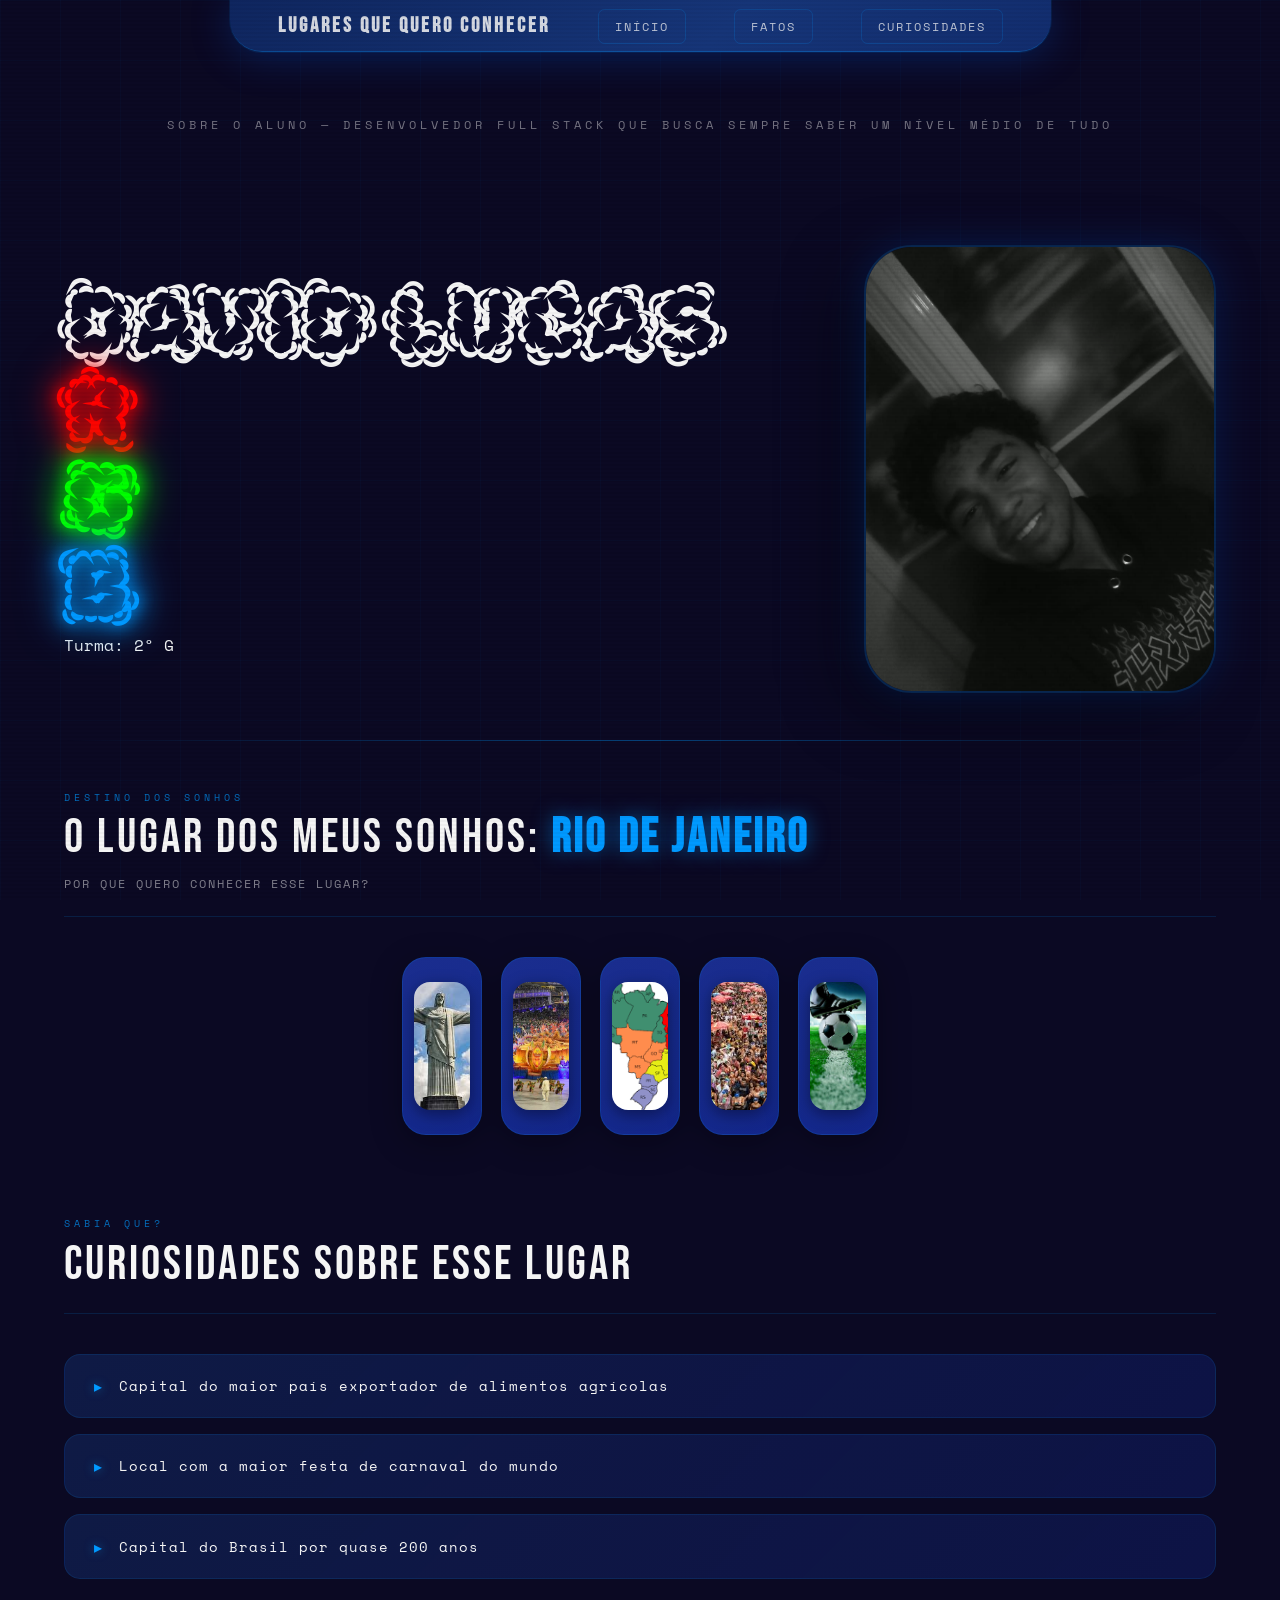
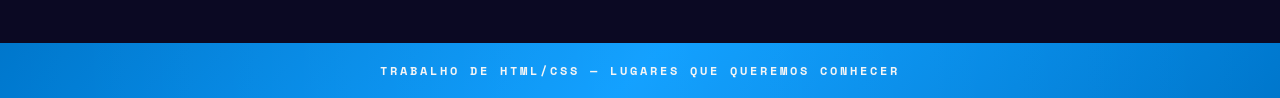
<file: David/David.html>
<!DOCTYPE html>
<html lang="pt-BR">
<head>
    <meta charset="UTF-8">
    <title>Lugar que quero conhecer</title>
    <link rel="stylesheet" href="David.css">
    <link href="https://fonts.googleapis.com/css2?family=Condiment&family=Rubik+Puddles&family=Space+Mono:wght@400;700&family=Bebas+Neue&display=swap" rel="stylesheet">
    
</head>

<body>
    <header>
        <div>
            <h1>Lugares que quero conhecer</h1>
            <nav><a href="#sobre">Início</a></nav>
            <nav><a href="#tag">Fatos</a></nav>
            <nav><a href="#curiosidades">Curiosidades</a></nav>
        </div>
    </header>

    <main>
        <p class="sobre-label" id="sobre">Sobre o aluno — Desenvolvedor Full Stack que busca sempre saber um nível médio de tudo</p>

        <section id="aluno">
            <div>
                <p id="titulo_nome" name="titulo">
                    <span id="foco">DAVID LUCAS</span>
                    <span class="rgb" id="vermelho">R <span class="complemento">eche</span></span>
                    <span class="rgb" id="verde">G <span class="complemento">arcia</span></span>
                    <span class="rgb" id="azul">B <span class="complemento">ento</span></span>
                </p>
                <div class="turma">Turma: 2º G</div>
            </div>
            <img src="img/david.png" alt="David Lucas">
        </section>

        <section id="lugar" name="lugar">
            <div class="secao-header">
                <span class="secao-tag" id="tag">Destino dos sonhos</span>
                <h2 class="titulo">O lugar dos meus sonhos: <strong>Rio de Janeiro</strong></h2>
                <p class="secao-subtitle">Por que quero conhecer esse lugar?</p>
            </div>
            <div class="container">
                <div class="caixa">
                    <img src="img/cristo_redentor.png" alt="cristo">
                    <p>O Cristo Redentor, inaugurado em 1931 no Rio de Janeiro, é uma das Sete Maravilhas do Mundo Moderno.</p>
                </div>
                <div class="caixa">
                    <img src="img/samba.png" alt="samba">
                    <p>Surgiu no início do século XX no Rio de Janeiro, especialmente nas rodas da Tia Ciata.</p>
                </div>
                <div class="caixa">
                    <img src="img/pais.png" alt="pais">
                    <p>É o 5º maior país do mundo, detém a maior biodiversidade do planeta graças à Floresta Amazônica e é o maior produtor de café.</p>
                </div>
                <div class="caixa">
                    <img src="img/carnaval.png" alt="carnaval">
                    <p>Origens na antiguidade (Grécia/Roma), chegou ao Brasil via portugueses em 1641. Hoje, o Brasil tem o maior carnaval do mundo, com destaques como o Galo da Madrugada em Recife e os desfiles no Rio.</p>
                </div>
                <div class="caixa">
                    <img src="img/futebol.png" alt="futebol">
                    <p>O Brasil é a única seleção a disputar todas as Copas. Pelé foi campeão com 17 anos em 1958, e os cartões amarelo/vermelho surgiram apenas em 1970.</p>
                </div>
            </div>
        </section>

        <section id="curiosidades">
            <div class="secao-header">
                <span class="secao-tag">Sabia que?</span>
                <h2 style="font-family:'Bebas Neue',sans-serif;font-size:3rem;letter-spacing:3px;font-weight:400;">Curiosidades sobre esse lugar</h2>
            </div>
            <ul>
                <li>Capital do maior país exportador de alimentos agrícolas</li>
                <li>Local com a maior festa de carnaval do mundo</li>
                <li>Capital do Brasil por quase 200 anos</li>
            </ul>
        </section>
    </main>

    <footer>
        <p>Trabalho de HTML/CSS — Lugares que queremos conhecer</p>
    </footer>
</body>
</html>
</file>
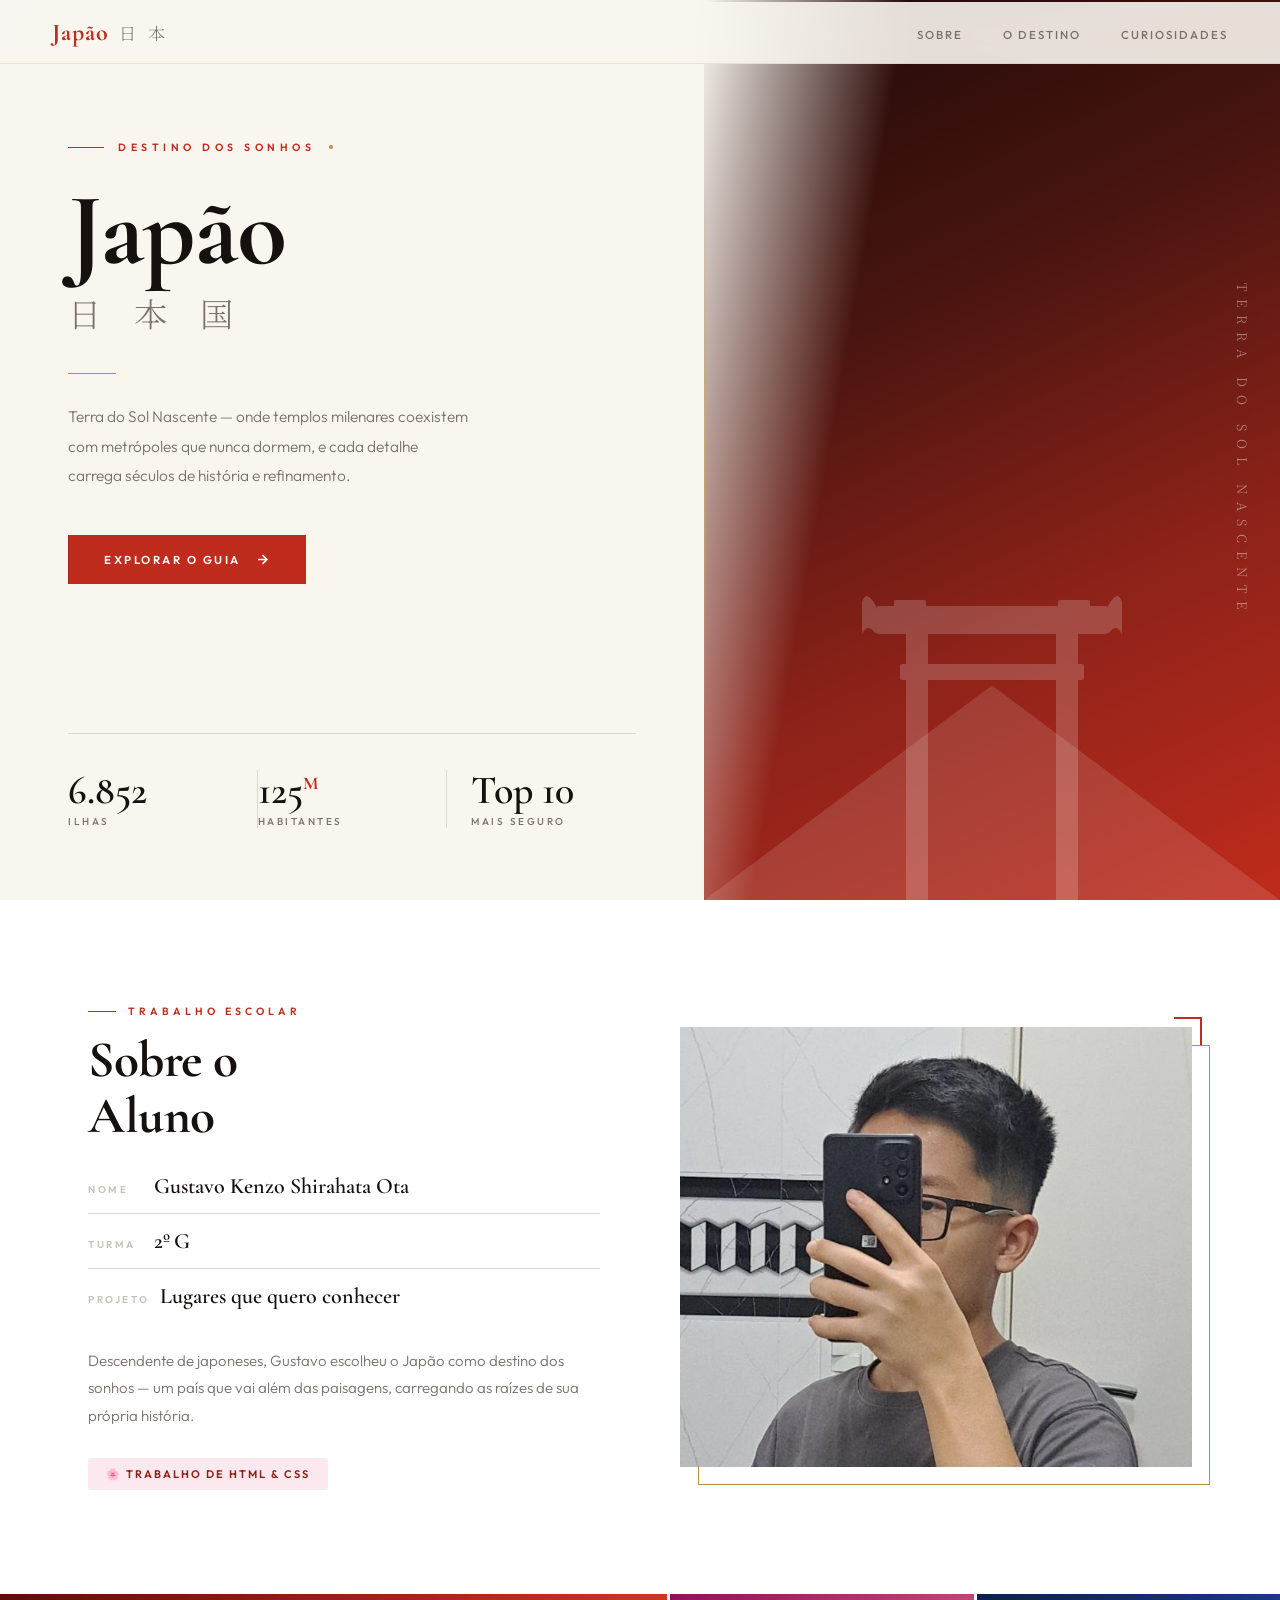
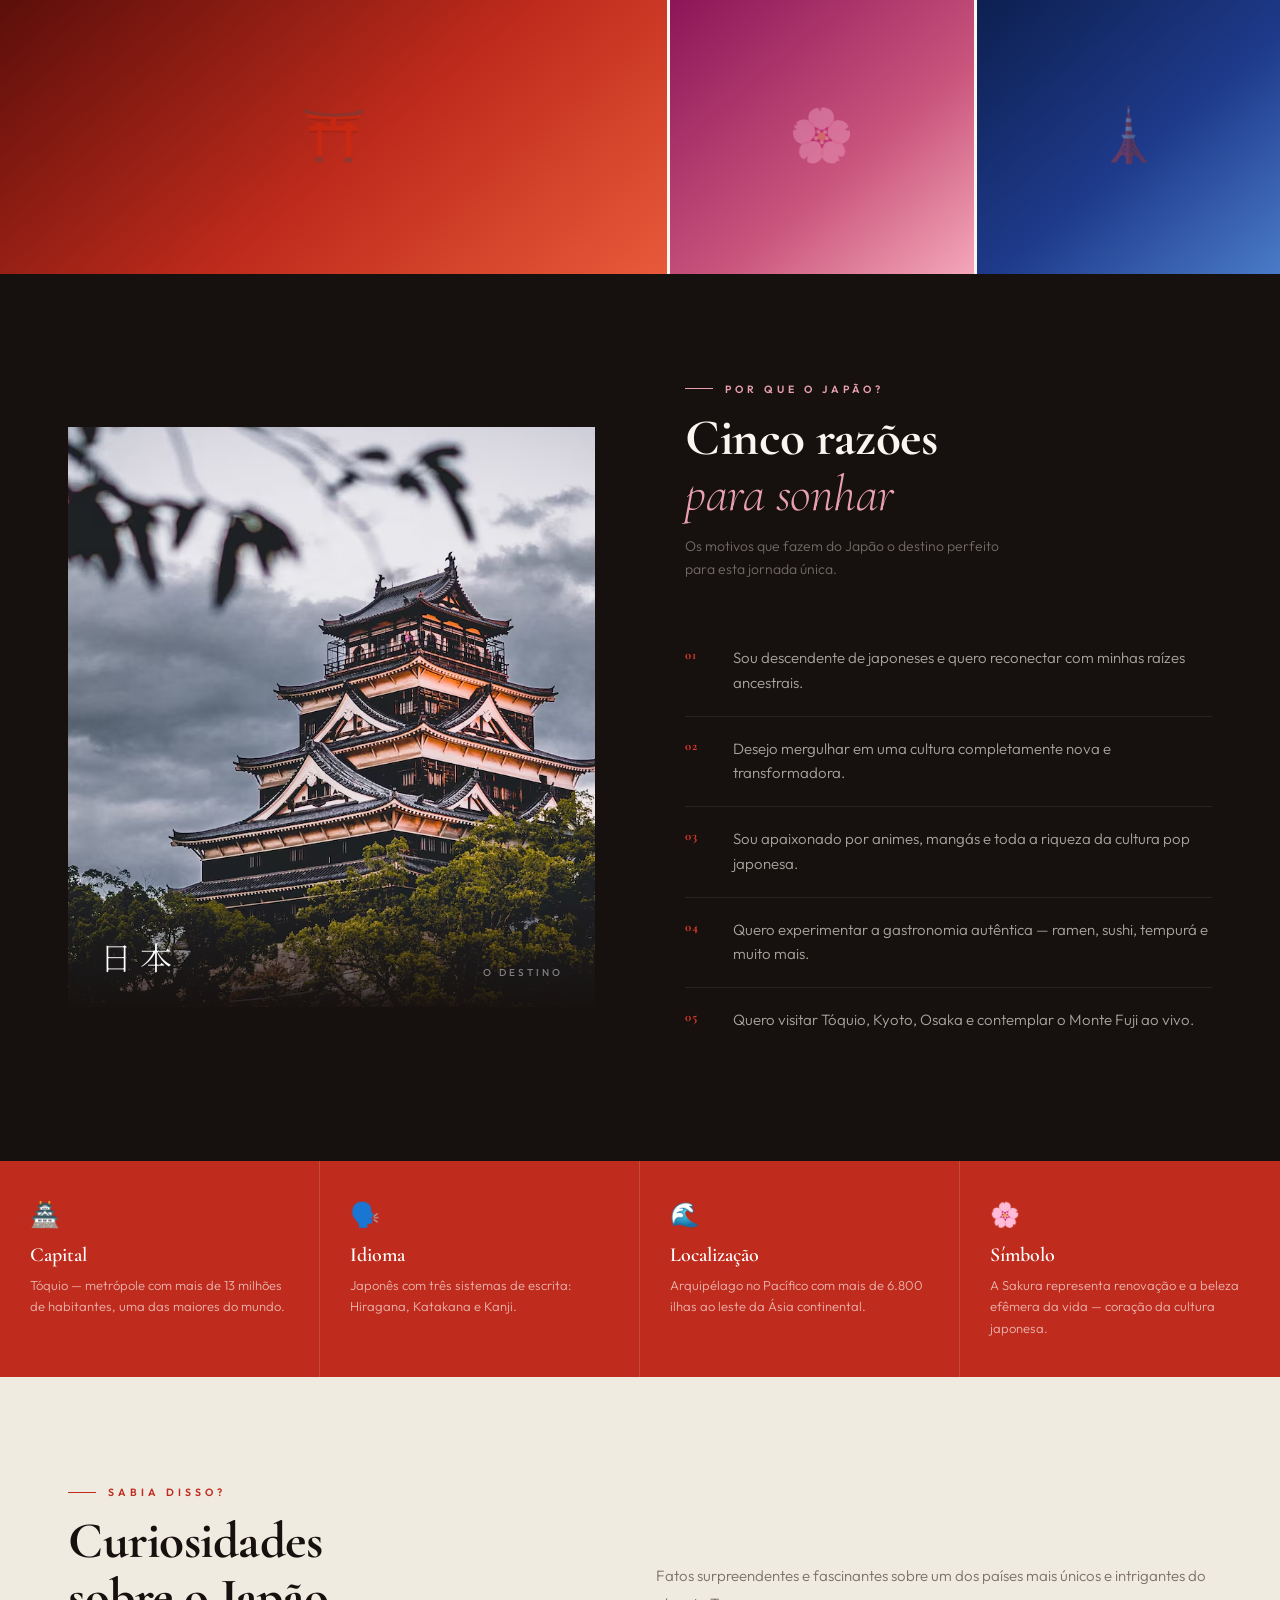
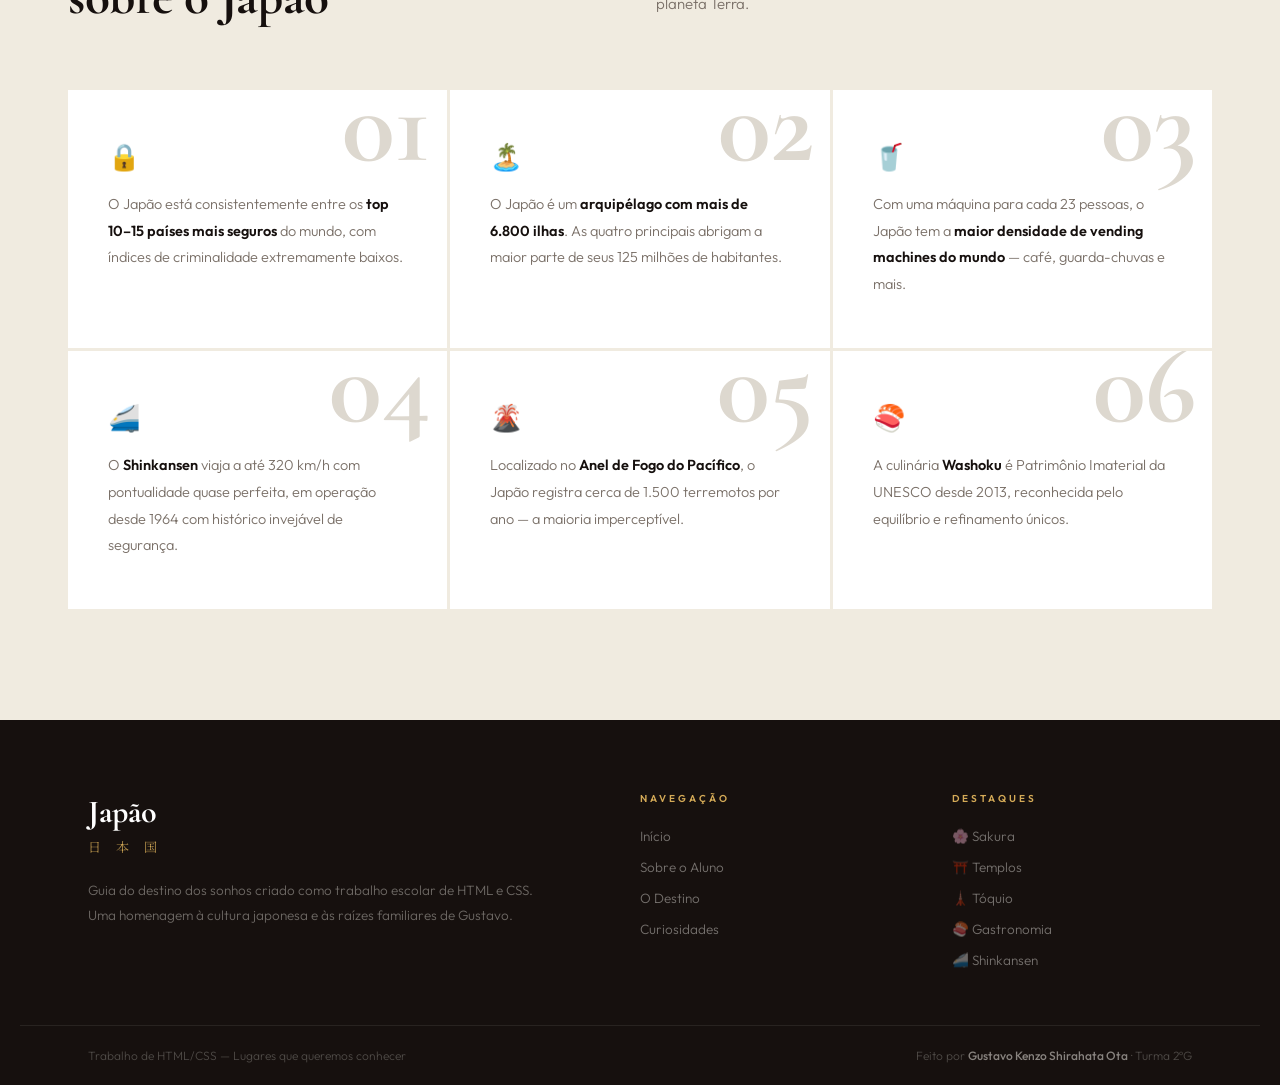
<file: GustavoKenzo/kenzo.html>
<!doctype html>
<html lang="pt-BR">
  <head>
    <meta charset="UTF-8" />
    <meta name="viewport" content="width=device-width, initial-scale=1.0" />
    <title>Japão — Guia do Destino dos Sonhos</title>
    <link href="https://fonts.googleapis.com/css2?family=Cormorant+Garamond:ital,wght@0,300;0,400;0,600;0,700;1,300;1,400&family=Noto+Serif+JP:wght@300;400;700&family=Outfit:wght@300;400;500;600&display=swap" rel="stylesheet" />
    <link rel="stylesheet" href="kenzo.css">
  </head>
  <body>

    <div id="prog"></div>

    <!-- ── NAV ── -->
    <nav>
      <a href="#" class="nav-logo">Japão <em>日 本</em></a>
      <ul class="nav-links">
        <li><a href="#aluno">Sobre</a></li>
        <li><a href="#lugar">O Destino</a></li>
        <li><a href="#curiosidades">Curiosidades</a></li>
      </ul>
    </nav>

    <!-- ── HERO ── -->
    <section class="hero" id="home">

      <div class="hero-left">
        <div class="hero-content">
          <p class="hero-eyebrow">Destino dos Sonhos <span class="eyebrow-dot"></span></p>
          <h1 class="hero-title">Japão</h1>
          <p class="hero-title-jp">日 本 国</p>
          <div class="hero-rule"></div>
          <p class="hero-desc">
            Terra do Sol Nascente — onde templos milenares coexistem com metrópoles que nunca dormem, e cada detalhe carrega séculos de história e refinamento.
          </p>
          <a href="#lugar" class="hero-cta">
            <span>Explorar o Guia</span>
            <svg width="15" height="15" viewBox="0 0 24 24" fill="none" stroke="currentColor" stroke-width="2.5"><path d="M5 12h14M12 5l7 7-7 7"/></svg>
          </a>
        </div>

        <!-- Stats are BELOW the button, separated by a border — no overlap -->
        <div class="hero-stats">
          <div class="stat">
            <div class="stat-num">6.852</div>
            <div class="stat-label">Ilhas</div>
          </div>
          <div class="stat">
            <div class="stat-num">125<sup>M</sup></div>
            <div class="stat-label">Habitantes</div>
          </div>
          <div class="stat">
            <div class="stat-num">Top 10</div>
            <div class="stat-label">Mais Seguro</div>
          </div>
        </div>
      </div>

      <div class="hero-right">
        <div class="hero-bg">
          <div class="sakura-particles" id="sakura"></div>
          <svg class="hero-torii" viewBox="0 0 260 340" fill="none">
            <rect x="44" y="68" width="22" height="272" fill="white"/>
            <rect x="194" y="68" width="22" height="272" fill="white"/>
            <rect x="14" y="46" width="232" height="28" rx="3" fill="white"/>
            <path d="M14 46 Q4 28 0 42 L0 74 Q6 62 14 74Z" fill="white"/>
            <path d="M246 46 Q256 28 260 42 L260 74 Q254 62 246 74Z" fill="white"/>
            <rect x="38" y="104" width="184" height="16" rx="2" fill="white"/>
            <rect x="32" y="40" width="32" height="12" rx="2" fill="white"/>
            <rect x="196" y="40" width="32" height="12" rx="2" fill="white"/>
          </svg>
          <svg class="hero-fuji" viewBox="0 0 600 240" preserveAspectRatio="none">
            <polygon points="300,16 0,240 600,240" fill="white"/>
            <polygon points="300,72 240,240 360,240" fill="rgba(255,255,255,.5)"/>
          </svg>
          <p class="hero-kanji">TERRA DO SOL NASCENTE</p>
          <div class="hero-gold-line"></div>
        </div>
      </div>

    </section>

    <!-- ── ALUNO ── -->
    <div style="background:white;">
      <div id="aluno">
        <div class="aluno-text reveal">
          <p class="sec-label">Trabalho Escolar</p>
          <h2 class="sec-title">Sobre o<br>Aluno</h2>
          <div style="margin-top:28px;">
            <div class="aluno-info-line">
              <span class="info-key">Nome</span>
              <span class="info-val">Gustavo Kenzo Shirahata Ota</span>
            </div>
            <div class="aluno-info-line">
              <span class="info-key">Turma</span>
              <span class="info-val">2º&thinsp;G</span>
            </div>
            <div class="aluno-info-line">
              <span class="info-key">Projeto</span>
              <span class="info-val">Lugares que quero conhecer</span>
            </div>
          </div>
          <p class="aluno-note">
            Descendente de japoneses, Gustavo escolheu o Japão como destino dos sonhos — um país que vai além das paisagens, carregando as raízes de sua própria história.
          </p>
          <div class="aluno-badge">🌸 Trabalho de HTML &amp; CSS</div>
        </div>
        <div class="aluno-img-wrap reveal reveal-d2">
          <img src="assets/eu.jpg" alt="Foto do aluno Gustavo"
               onerror="this.style.cssText='height:440px;width:100%;display:block;background:linear-gradient(145deg,#fce8ef,#c0392b)';this.removeAttribute('src')" />
        </div>
      </div>
    </div>

    <!-- ── GALLERY ── -->
    <div class="gallery-strip">
      <div class="g-item"><div class="g-bg g-bg-1"><span class="g-icon">⛩️</span></div><span class="g-label">Templos Sagrados</span></div>
      <div class="g-item"><div class="g-bg g-bg-2"><span class="g-icon">🌸</span></div><span class="g-label">Sakura</span></div>
      <div class="g-item"><div class="g-bg g-bg-3"><span class="g-icon">🗼</span></div><span class="g-label">Tóquio</span></div>
    </div>

    <!-- ── LUGAR ── -->
    <div id="lugar">
      <div class="lugar-inner">
        <div class="lugar-img-wrap reveal">
          <img src="assets/templo_japones.avif" alt="Templo Japonês"
               onerror="this.style.cssText='height:580px;width:100%;display:block;background:linear-gradient(155deg,#1c0907,#bf2b1c)';this.removeAttribute('src')" />
          <div class="lugar-overlay">
            <span class="overlay-jp">日本</span>
            <span class="overlay-tag">O Destino</span>
          </div>
        </div>
        <div class="lugar-text reveal reveal-d2">
          <p class="sec-label">Por que o Japão?</p>
          <h2 class="sec-title">Cinco razões<br><em style="font-style:italic;font-weight:300;color:var(--sakura)">para sonhar</em></h2>
          <p class="lugar-subtitle">Os motivos que fazem do Japão o destino perfeito para esta jornada única.</p>
          <ul class="motivos-list">
            <li class="motivo-item"><span class="motivo-num">01</span><span class="motivo-text">Sou descendente de japoneses e quero reconectar com minhas raízes ancestrais.</span></li>
            <li class="motivo-item"><span class="motivo-num">02</span><span class="motivo-text">Desejo mergulhar em uma cultura completamente nova e transformadora.</span></li>
            <li class="motivo-item"><span class="motivo-num">03</span><span class="motivo-text">Sou apaixonado por animes, mangás e toda a riqueza da cultura pop japonesa.</span></li>
            <li class="motivo-item"><span class="motivo-num">04</span><span class="motivo-text">Quero experimentar a gastronomia autêntica — ramen, sushi, tempurá e muito mais.</span></li>
            <li class="motivo-item"><span class="motivo-num">05</span><span class="motivo-text">Quero visitar Tóquio, Kyoto, Osaka e contemplar o Monte Fuji ao vivo.</span></li>
          </ul>
        </div>
      </div>
    </div>

    <!-- ── FACTS ── -->
    <div class="facts-strip">
      <div class="fact-item reveal"><span class="fact-icon">🏯</span><p class="fact-title">Capital</p><p class="fact-desc">Tóquio — metrópole com mais de 13 milhões de habitantes, uma das maiores do mundo.</p></div>
      <div class="fact-item reveal reveal-d1"><span class="fact-icon">🗣️</span><p class="fact-title">Idioma</p><p class="fact-desc">Japonês com três sistemas de escrita: Hiragana, Katakana e Kanji.</p></div>
      <div class="fact-item reveal reveal-d2"><span class="fact-icon">🌊</span><p class="fact-title">Localização</p><p class="fact-desc">Arquipélago no Pacífico com mais de 6.800 ilhas ao leste da Ásia continental.</p></div>
      <div class="fact-item reveal reveal-d3"><span class="fact-icon">🌸</span><p class="fact-title">Símbolo</p><p class="fact-desc">A Sakura representa renovação e a beleza efêmera da vida — coração da cultura japonesa.</p></div>
    </div>

    <!-- ── CURIOSIDADES ── -->
    <section id="curiosidades">
      <div class="curio-inner">
        <div class="curio-header reveal">
          <div>
            <p class="sec-label">Sabia disso?</p>
            <h2 class="sec-title">Curiosidades<br>sobre o Japão</h2>
          </div>
          <p class="curio-intro">Fatos surpreendentes e fascinantes sobre um dos países mais únicos e intrigantes do planeta Terra.</p>
        </div>
        <div class="curio-grid">
          <div class="curio-card reveal"><span class="card-bg-num">01</span><span class="card-icon">🔒</span><p class="card-text">O Japão está consistentemente entre os <strong>top 10–15 países mais seguros</strong> do mundo, com índices de criminalidade extremamente baixos.</p></div>
          <div class="curio-card reveal reveal-d1"><span class="card-bg-num">02</span><span class="card-icon">🏝️</span><p class="card-text">O Japão é um <strong>arquipélago com mais de 6.800 ilhas</strong>. As quatro principais abrigam a maior parte de seus 125 milhões de habitantes.</p></div>
          <div class="curio-card reveal reveal-d2"><span class="card-bg-num">03</span><span class="card-icon">🥤</span><p class="card-text">Com uma máquina para cada 23 pessoas, o Japão tem a <strong>maior densidade de vending machines do mundo</strong> — café, guarda-chuvas e mais.</p></div>
        </div>
        <div class="curio-grid">
          <div class="curio-card reveal"><span class="card-bg-num">04</span><span class="card-icon">🚄</span><p class="card-text">O <strong>Shinkansen</strong> viaja a até 320 km/h com pontualidade quase perfeita, em operação desde 1964 com histórico invejável de segurança.</p></div>
          <div class="curio-card reveal reveal-d1"><span class="card-bg-num">05</span><span class="card-icon">🌋</span><p class="card-text">Localizado no <strong>Anel de Fogo do Pacífico</strong>, o Japão registra cerca de 1.500 terremotos por ano — a maioria imperceptível.</p></div>
          <div class="curio-card reveal reveal-d2"><span class="card-bg-num">06</span><span class="card-icon">🍣</span><p class="card-text">A culinária <strong>Washoku</strong> é Patrimônio Imaterial da UNESCO desde 2013, reconhecida pelo equilíbrio e refinamento únicos.</p></div>
        </div>
      </div>
    </section>

    <!-- ── FOOTER ── -->
    <footer>
      <div class="footer-top">
        <div>
          <div class="footer-brand">Japão</div>
          <div class="footer-brand-jp">日 本 国</div>
          <p class="footer-desc">Guia do destino dos sonhos criado como trabalho escolar de HTML e CSS.<br>Uma homenagem à cultura japonesa e às raízes familiares de Gustavo.</p>
        </div>
        <div class="footer-col">
          <h4>Navegação</h4>
          <ul><li>Início</li><li>Sobre o Aluno</li><li>O Destino</li><li>Curiosidades</li></ul>
        </div>
        <div class="footer-col">
          <h4>Destaques</h4>
          <ul><li>🌸 Sakura</li><li>⛩️ Templos</li><li>🗼 Tóquio</li><li>🍣 Gastronomia</li><li>🚄 Shinkansen</li></ul>
        </div>
      </div>
      <div class="footer-bottom">
        <p>Trabalho de HTML/CSS — Lugares que queremos conhecer</p>
        <p>Feito por <strong>Gustavo Kenzo Shirahata Ota</strong> · Turma 2ºG</p>
      </div>
    </footer>

    <script>
      // Progress bar
      window.addEventListener('scroll', () => {
        const pct = window.scrollY / (document.documentElement.scrollHeight - innerHeight) * 100;
        document.getElementById('prog').style.width = pct + '%';
      });

      // Scroll reveal
      const io = new IntersectionObserver(entries => {
        entries.forEach(e => { if (e.isIntersecting) e.target.classList.add('up'); });
      }, { threshold: 0.1 });
      document.querySelectorAll('.reveal').forEach(el => io.observe(el));

      // Sakura petals
      const wrap = document.getElementById('sakura');
      const colors = ['#f4a7b9','#f0b8c6','#e8c4cf','#fce8ef','#e898b0'];
      for (let i = 0; i < 22; i++) {
        const p = document.createElement('div');
        p.className = 'petal';
        const s = 6 + Math.random() * 9;
        p.style.cssText = `left:${Math.random()*100}%;width:${s}px;height:${s}px;background:${colors[i%colors.length]};animation-duration:${8+Math.random()*11}s;animation-delay:${Math.random()*10}s;`;
        wrap.appendChild(p);
      }
    </script>
  </body>
</html>
</file>
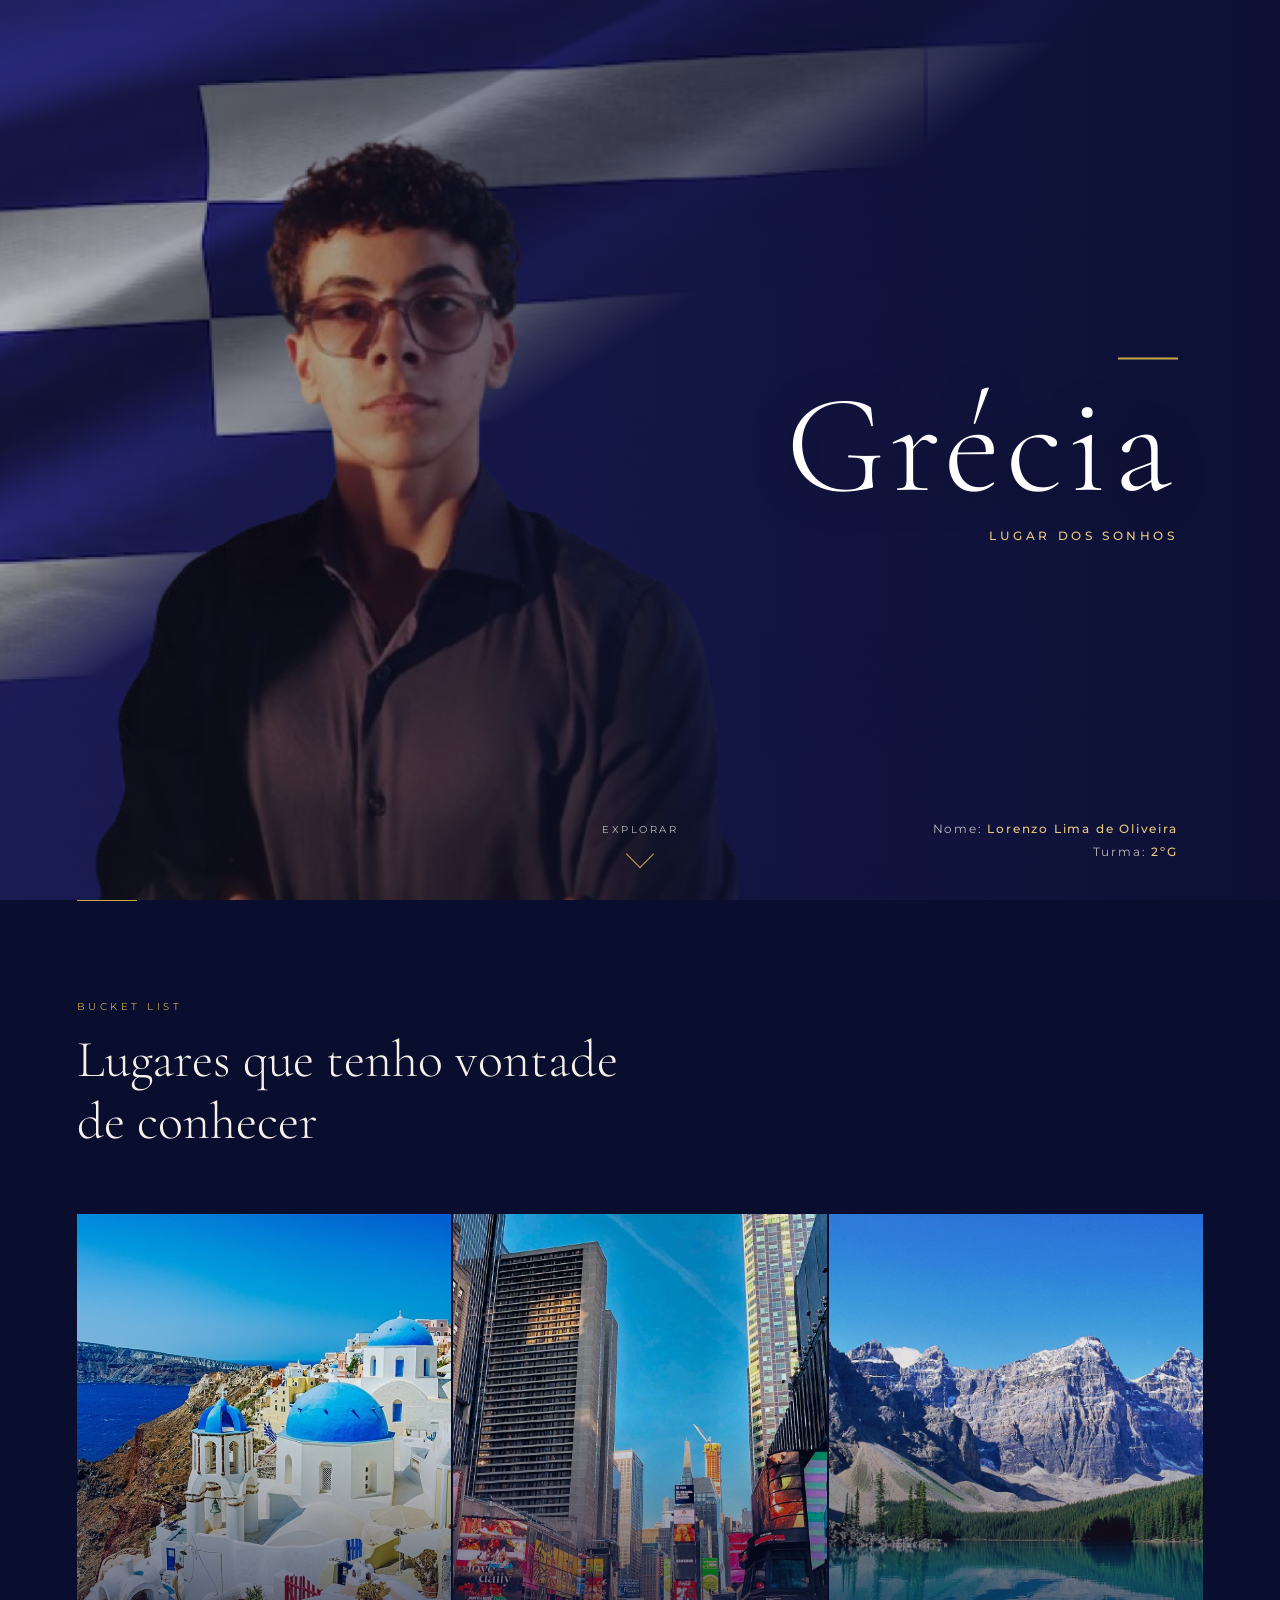
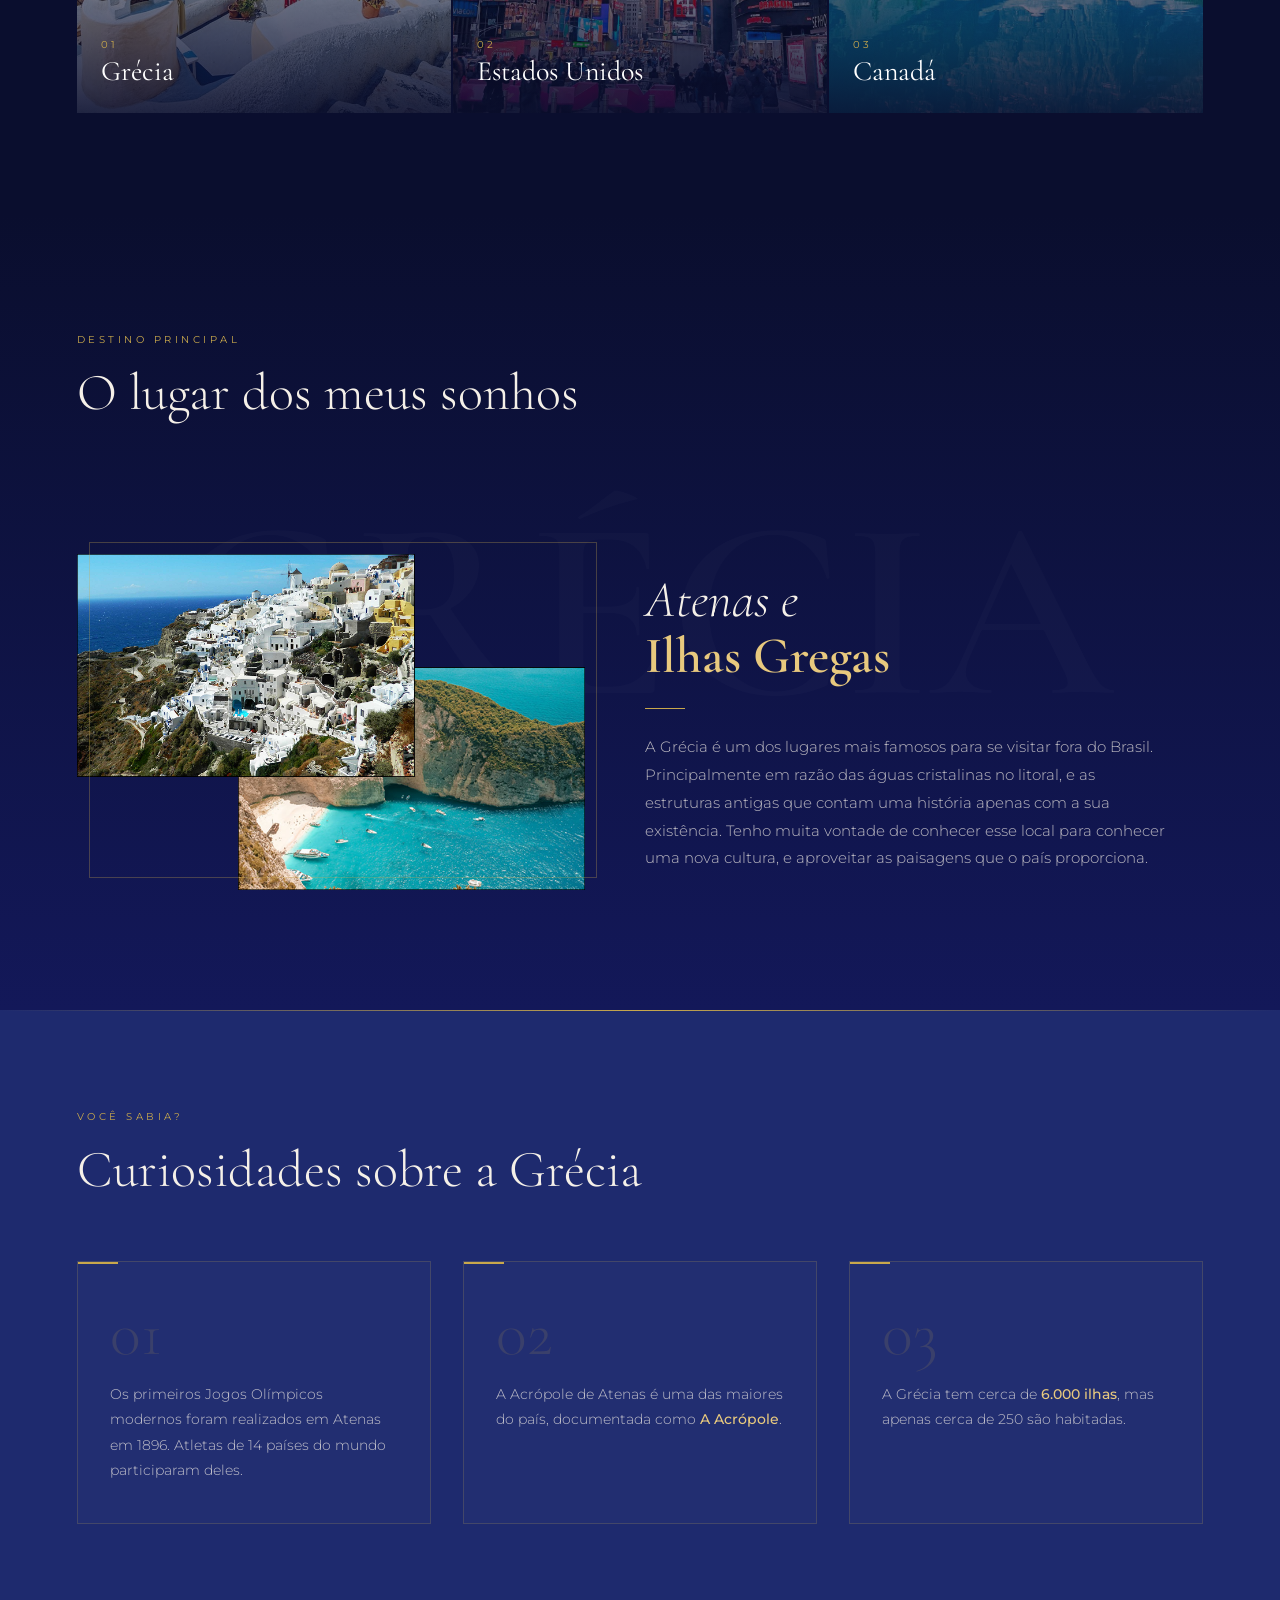
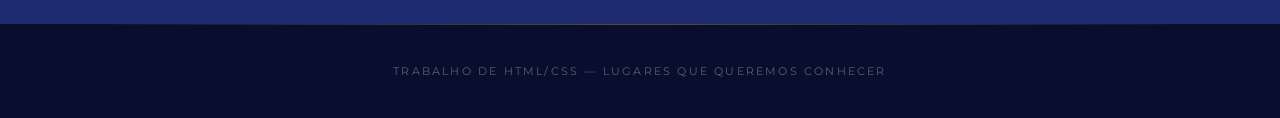
<file: Lorenzo/lorenzo.html>
<!DOCTYPE html>
<html lang="pt-BR">
<head>
    <meta charset="UTF-8">
    <title>Grécia — Lugar dos Sonhos</title>
    <link href="https://fonts.googleapis.com/css2?family=Cormorant+Garamond:ital,wght@0,300;0,400;0,600;1,300;1,400&family=Montserrat:wght@300;400;500;600&display=swap" rel="stylesheet">
    <link rel="stylesheet" href="lorenzo.css">
</head>
<body>

    <!-- HERO -->
    <div class="hero">
        <img src="imgs/wallpaper-inicial.png" alt="Wallpaper Grécia">
        <div class="hero-overlay"></div>

        <div class="hero-conteudo">
            <span class="linha-decorativa"></span>
            <h1>Grécia</h1>
            <p class="subtitulo">Lugar dos Sonhos</p>
        </div>

        <div class="hero-aluno">
            <p>Nome: <strong>Lorenzo Lima de Oliveira</strong></p>
            <p>Turma: <strong>2ºG</strong></p>
        </div>

        <div class="hero-scroll">
            <span>Explorar</span>
            <div class="seta"></div>
        </div>
    </div>

    <main>

        <!-- DESTINOS -->
        <section class="destinos-section">
            <span class="section-label">Bucket list</span>
            <h2 class="section-titulo">Lugares que tenho vontade<br>de conhecer</h2>

            <div class="destinos-grid">
                <div class="destino-card">
                    <img src="imgs/grecia-foto.jpg" alt="Grécia">
                    <div class="destino-card-overlay"></div>
                    <div class="destino-card-info">
                        <span class="destino-numero">01</span>
                        <p class="destino-nome">Grécia</p>
                    </div>
                </div>
                <div class="destino-card">
                    <img src="imgs/EUA-foto.jpg" alt="Estados Unidos">
                    <div class="destino-card-overlay"></div>
                    <div class="destino-card-info">
                        <span class="destino-numero">02</span>
                        <p class="destino-nome">Estados Unidos</p>
                    </div>
                </div>
                <div class="destino-card">
                    <img src="imgs/canada-foto.jpg" alt="Canadá">
                    <div class="destino-card-overlay"></div>
                    <div class="destino-card-info">
                        <span class="destino-numero">03</span>
                        <p class="destino-nome">Canadá</p>
                    </div>
                </div>
            </div>
        </section>

        <!-- LUGAR DOS SONHOS -->
        <section class="sonhos-section">
            <div class="sonhos-inner">
                <div class="sonhos-header">
                    <div>
                        <span class="section-label">Destino principal</span>
                        <h2 class="section-titulo">O lugar dos meus sonhos</h2>
                    </div>
                </div>

                <div class="sonhos-destaque">
                    <div class="sonhos-foto-wrapper">
                        <img src="imgs/fotos_grecia.png" alt="Fotos da Grécia">
                    </div>
                    <div class="sonhos-texto">
                        <h2>Atenas e<br><em>Ilhas Gregas</em></h2>
                        <div class="divisor-dourado"></div>
                        <p>
                            A Grécia é um dos lugares mais famosos para se visitar fora do Brasil. Principalmente em razão das águas cristalinas no litoral, e as estruturas antigas que contam uma história apenas com a sua existência. Tenho muita vontade de conhecer esse local para conhecer uma nova cultura, e aproveitar as paisagens que o país proporciona.
                        </p>
                    </div>
                </div>
            </div>
        </section>

        <!-- CURIOSIDADES -->
        <section class="curiosidades-section">
            <span class="section-label">Você sabia?</span>
            <h2 class="section-titulo">Curiosidades sobre a Grécia</h2>

            <div class="curiosidades-grid">
                <div class="curiosidade-card">
                    <span class="curiosidade-num">01</span>
                    <p>Os primeiros Jogos Olímpicos modernos foram realizados em Atenas em 1896. Atletas de 14 países do mundo participaram deles.</p>
                </div>
                <div class="curiosidade-card">
                    <span class="curiosidade-num">02</span>
                    <p>A Acrópole de Atenas é uma das maiores do país, documentada como <strong>A Acrópole</strong>.</p>
                </div>
                <div class="curiosidade-card">
                    <span class="curiosidade-num">03</span>
                    <p>A Grécia tem cerca de <strong>6.000 ilhas</strong>, mas apenas cerca de 250 são habitadas.</p>
                </div>
            </div>
        </section>

    </main>

    <footer>
        <p>Trabalho de HTML/CSS — Lugares que queremos conhecer</p>
    </footer>

</body>
</html>
</file>
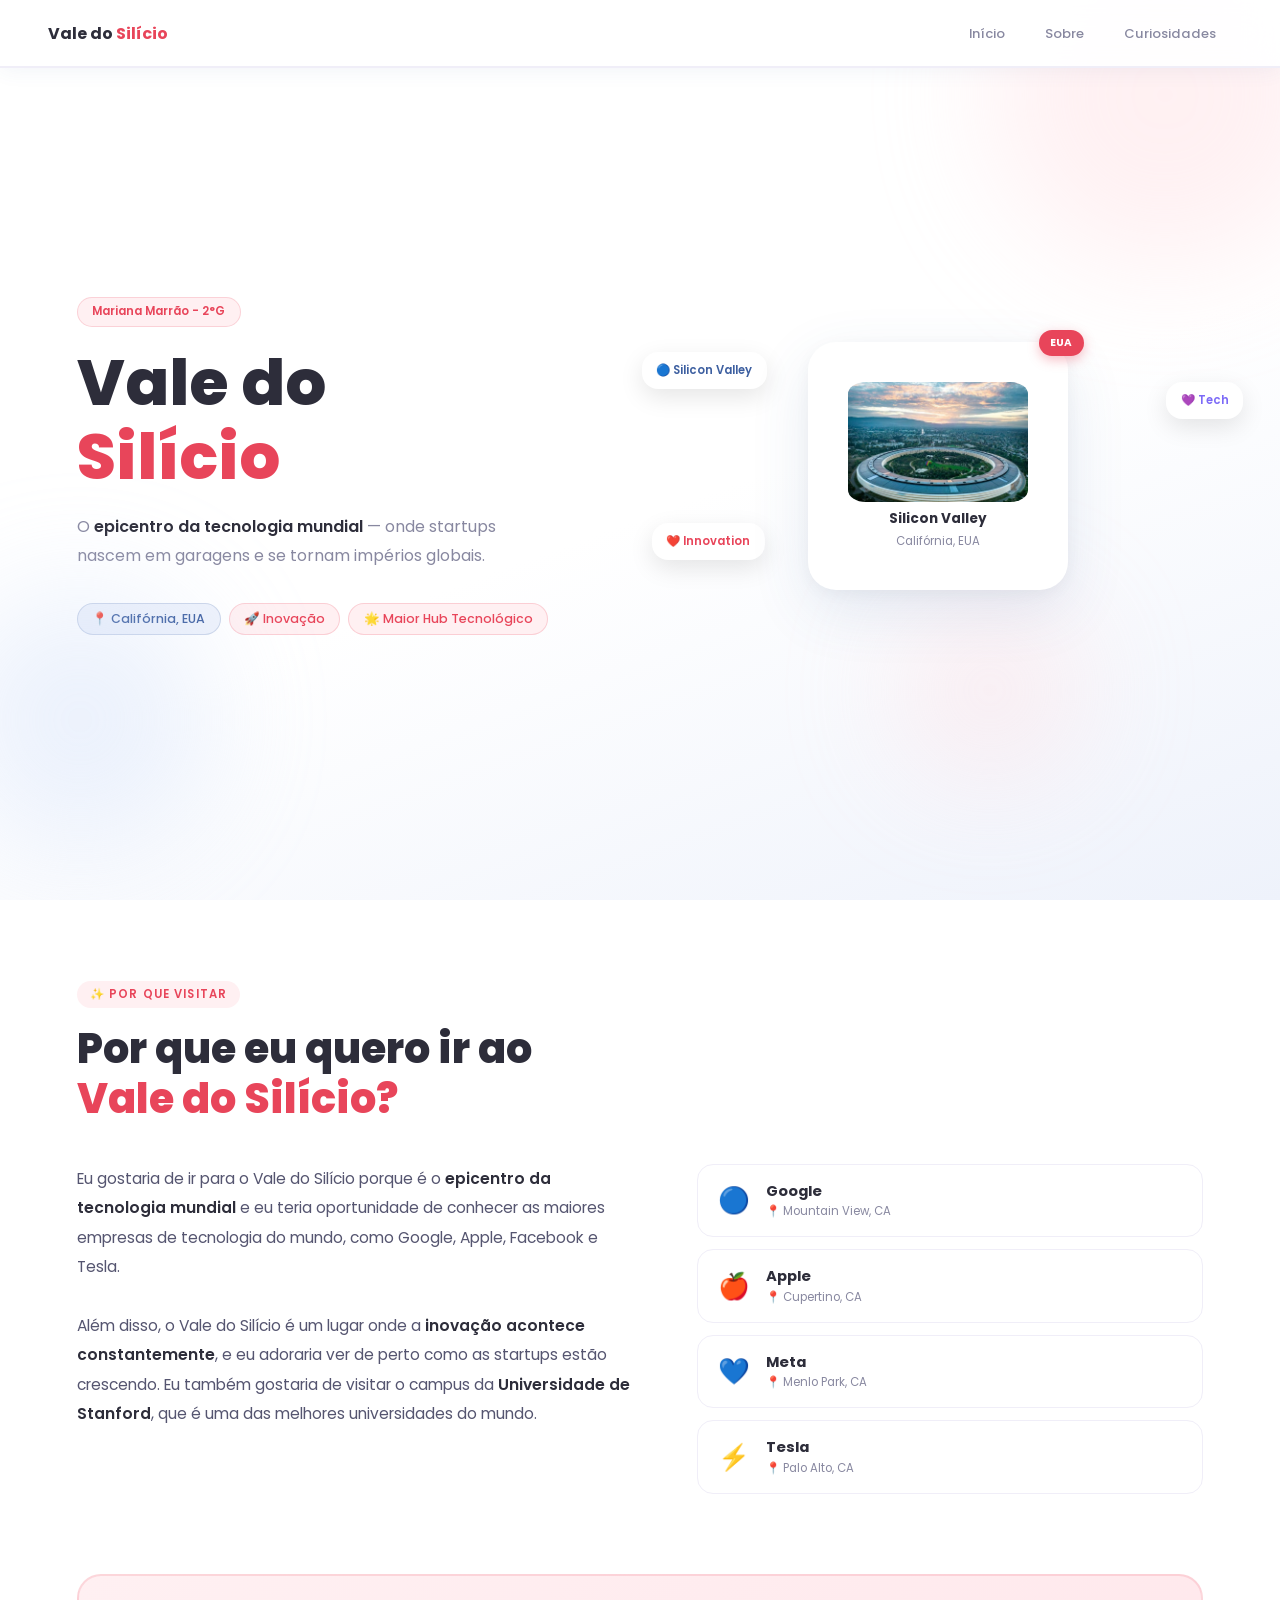
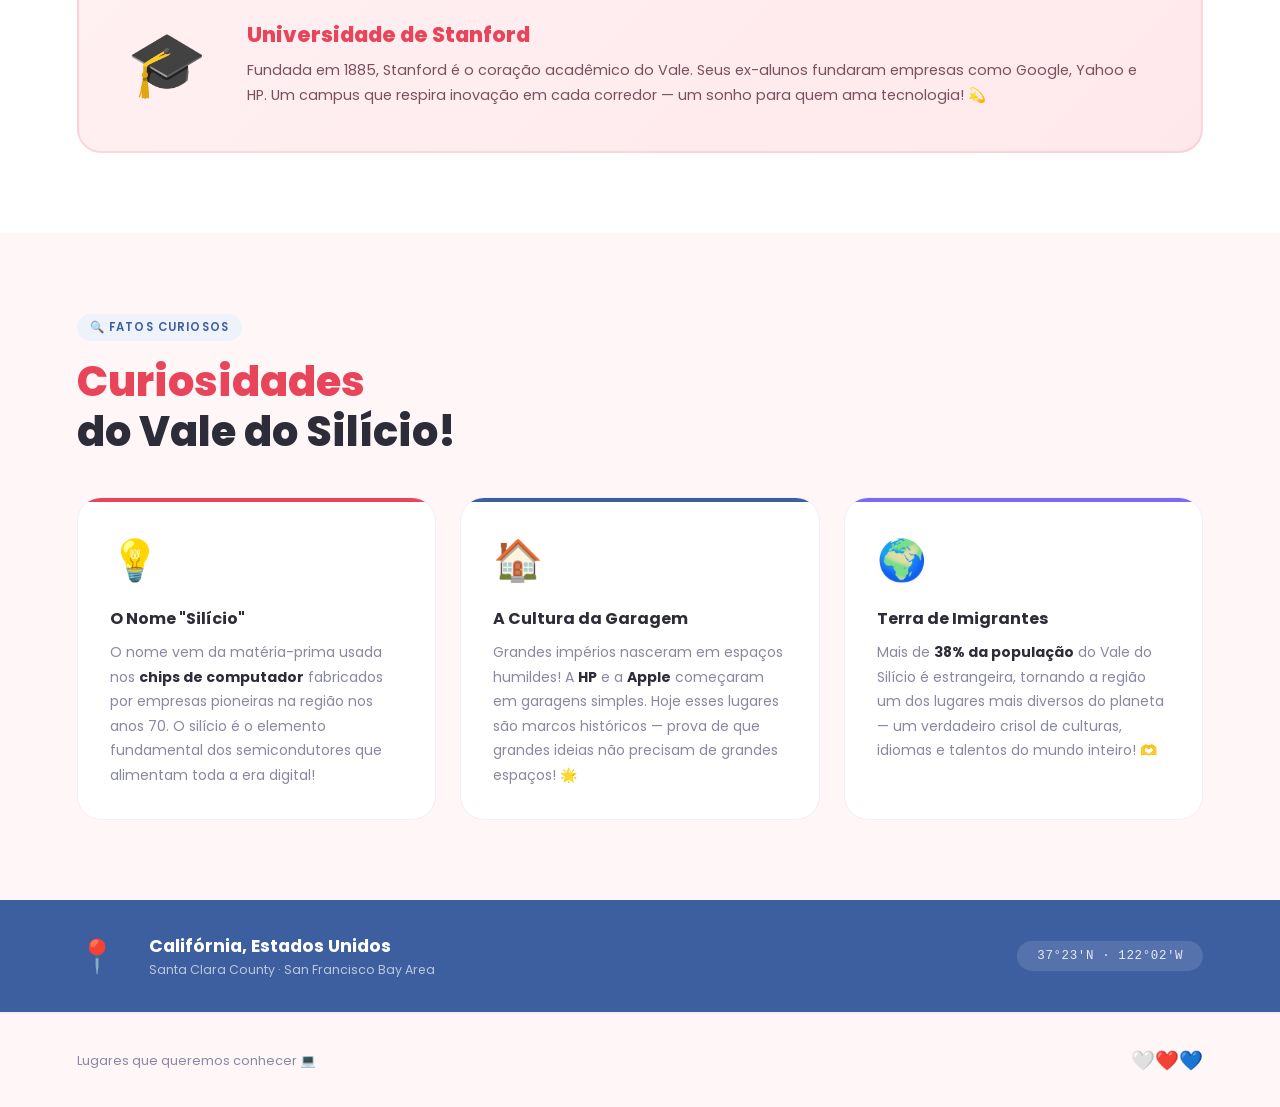
<file: mariana/mariana.html>
<!DOCTYPE html>
<html lang="pt-BR">
<head>
  <meta charset="UTF-8">
  <meta name="viewport" content="width=device-width, initial-scale=1.0">
  <title>Vale do Silício 🌟</title>
  <link href="https://fonts.googleapis.com/css2?family=Poppins:ital,wght@0,300;0,400;0,500;0,600;0,700;0,800;1,400&display=swap" rel="stylesheet">
  <link rel="stylesheet" href="mariana.css">
</head>
<body>

  <header>
    <a href="#hero" class="logo">
      <span class="logo-text">Vale do <span>Silício</span></span>
    </a>
    <nav>
      <ul>
        <li><a href="#hero">Início</a></li>
        <li><a href="#sobre">Sobre</a></li>
        <li><a href="#curiosidades">Curiosidades</a></li>
      </ul>
    </nav>
  </header>

  <section id="hero">
    <div class="blob blob-1"></div>
    <div class="blob blob-2"></div>
    <div class="blob blob-3"></div>

    <div class="hero-left">
      <div class="hero-tag">Mariana Marrão - 2°G</div>
      <h1>Vale do<br><em>Silício</em></h1>
      <p class="hero-sub">
        O <strong>epicentro da tecnologia mundial</strong> — onde startups nascem em
        garagens e se tornam impérios globais.
      </p>
      <div class="hero-chips">
        <span class="chip chip-blue">📍 Califórnia, EUA</span>
        <span class="chip chip-red">🚀 Inovação</span>
        <span class="chip chip-red">🌟 Maior Hub Tecnológico</span>
      </div>
    </div>

    <div class="hero-illo">
      <div class="floating-sticker sticker-1">🔵 Silicon Valley</div>
      <div class="floating-sticker sticker-2">❤️ Innovation</div>
      <div class="floating-sticker sticker-3">💜 Tech</div>
      <div class="illo-card">
        <div class="illo-badge">EUA</div>
        <img class="illo-big" src="./img/valeDoSilicio.png" alt="">
        <div class="illo-label">Silicon Valley</div>
        <div class="illo-sub">Califórnia, EUA</div>
      </div>
    </div>
  </section>



  <section id="sobre">
    <div class="section-pill pill-red">✨ Por que visitar</div>
    <h2>Por que eu quero ir ao<br><span>Vale do Silício?</span></h2>

    <div class="sobre-grid">
      <p class="sobre-text">
        Eu gostaria de ir para o Vale do Silício porque é o <strong>epicentro da tecnologia mundial</strong>
        e eu teria oportunidade de conhecer as maiores empresas de tecnologia do mundo,
        como Google, Apple, Facebook e Tesla.
        <br><br>
        Além disso, o Vale do Silício é um lugar onde a <strong>inovação acontece constantemente</strong>,
        e eu adoraria ver de perto como as startups estão crescendo. Eu também gostaria de
        visitar o campus da <strong>Universidade de Stanford</strong>, que é uma das melhores universidades do mundo.
      </p>

      <div class="companies-wrap">
        <div class="company-row">
          <span class="company-emoji">🔵</span>
          <div class="company-info">
            <div class="company-name">Google</div>
            <div class="company-loc">📍 Mountain View, CA</div>
          </div>
        </div>
        <div class="company-row">
          <span class="company-emoji">🍎</span>
          <div class="company-info">
            <div class="company-name">Apple</div>
            <div class="company-loc">📍 Cupertino, CA</div>
          </div>
        </div>
        <div class="company-row">
          <span class="company-emoji">💙</span>
          <div class="company-info">
            <div class="company-name">Meta</div>
            <div class="company-loc">📍 Menlo Park, CA</div>
          </div>
        </div>
        <div class="company-row">
          <span class="company-emoji">⚡</span>
          <div class="company-info">
            <div class="company-name">Tesla</div>
            <div class="company-loc">📍 Palo Alto, CA</div>
          </div>
        </div>
      </div>
    </div>
  </section>

  <div class="stanford-box">
    <span class="stanford-icon">🎓</span>
    <div class="stanford-text">
      <h3>Universidade de Stanford</h3>
      <p>
        Fundada em 1885, Stanford é o coração acadêmico do Vale. Seus ex-alunos
        fundaram empresas como Google, Yahoo e HP. Um campus que respira inovação
        em cada corredor — um sonho para quem ama tecnologia! 💫
      </p>
    </div>
  </div>

  <section id="curiosidades">
    <div class="section-pill pill-blue">🔍 Fatos curiosos</div>
    <h2><span>Curiosidades</span><br>do Vale do Silício!</h2>

    <div class="facts-grid">
      <div class="fact-card">
        <span class="fact-emoji">💡</span>
        <div class="fact-title">O Nome "Silício"</div>
        <p class="fact-text">
          O nome vem da matéria-prima usada nos <strong>chips de computador</strong>
          fabricados por empresas pioneiras na região nos anos 70. O silício é o
          elemento fundamental dos semicondutores que alimentam toda a era digital!
        </p>
      </div>

      <div class="fact-card">
        <span class="fact-emoji">🏠</span>
        <div class="fact-title">A Cultura da Garagem</div>
        <p class="fact-text">
          Grandes impérios nasceram em espaços humildes! A <strong>HP</strong>
          e a <strong>Apple</strong> começaram em garagens simples. Hoje esses
          lugares são marcos históricos — prova de que grandes ideias não precisam
          de grandes espaços! 🌟
        </p>
      </div>

      <div class="fact-card">
        <span class="fact-emoji">🌍</span>
        <div class="fact-title">Terra de Imigrantes</div>
        <p class="fact-text">
          Mais de <strong>38% da população</strong> do Vale do Silício é estrangeira,
          tornando a região um dos lugares mais diversos do planeta — um verdadeiro
          crisol de culturas, idiomas e talentos do mundo inteiro! 🫶
        </p>
      </div>
    </div>
  </section>

  <div class="location-strip">
    <span class="location-pin">📍</span>
    <div class="location-info">
      <h4>Califórnia, Estados Unidos</h4>
      <p>Santa Clara County · San Francisco Bay Area</p>
    </div>
    <span class="location-coords">37°23′N · 122°02′W</span>
  </div>

  <footer>
    <p class="footer-text">Lugares que queremos conhecer 💻</p>
    <div class="footer-hearts">🤍❤️💙</div>
  </footer>

</body>
</html>
</file>
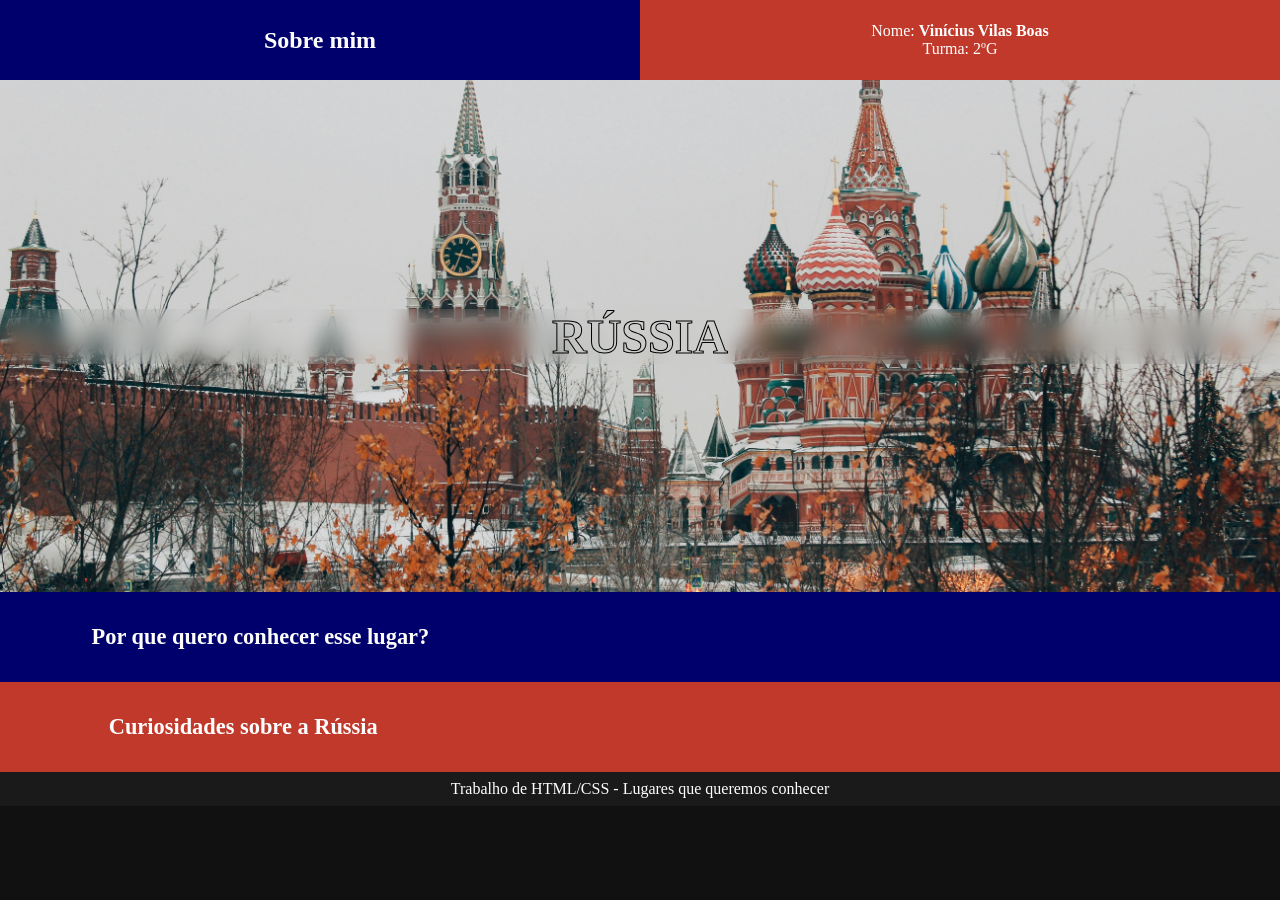
<file: vinicius/vinicius.html>
<!DOCTYPE html>
<html lang="pt-BR">
<head>
    <meta charset="UTF-8">
    <title>Lugar que quero conhecer</title>
    <link rel="stylesheet" href="style.css">
    <link rel="shortcut icon" href="./img/Vini.svg" type="image/x-icon">
</head>
<body>

<main>
    <section id="aluno">
        <section id="sobreTitle">
            <h2>Sobre mim</h2>
        </section>
        <section id="sobre">
            <p>Nome: <strong>Vinícius Vilas Boas</strong></p>
            <p>Turma: 2ºG</p>
        </section>
    </section>

    <section>
        <div class="container" id="kremlin">
            <h1>RÚSSIA</h1>
        </div>
    </section>

    <section id="hangar">
        <section id="lugar">
            <h2>Por que quero conhecer esse lugar?</h2>
            <p>
                Acho um país interessante, com uma história rica e uma cultura diversa: o clima, costumes e 
                a língua me chamam a atenção justamente pela sua diferença não só com nosso país mas até com nosso continente.
                Também, é um país com uma boa locomação, pontos turísticos muito interessantes, e uma arquitetura única,
                além de ser geralmente mais em conta do que outros países europeus.
            </p>
        </section>
        <section id="curiosidades">
            <h2>Curiosidades sobre a Rússia</h2>
            <ul>
                <li>É o maior país em extensão territorial do mundo</li>
                <li>Possui muita diversidade étnica e cultural</li>
                <li>Teve uma das guerras civis mais sangrentas da história</li>
                <li>Por conta da guerra em que está envolvida, nem Coca-Cola nem McDonalds existem lá</li>
                <li>Devido a seu passado estilo de economia, possui um estilo de arte brutalista, focado mais na utilidade
                    do que no estilo
                </li>
                <li>Foi o país com mais casualidades na 2ª Guerra Mundial (Grande Guerra Patriótica)</li>
            </ul>
        </section>
    </section>
</main>

<footer>
    <p>Trabalho de HTML/CSS - Lugares que queremos conhecer</p>
</footer>

</body>
</html>
</file>
<file: David/David.css>
:root {
    --preto: rgb(11, 9, 35);
    --azul-claro: #0099ff;
    --vermelho: #ff0000;
    --verde: #00ff00;
    --azul: #0099ff;
    --white: whitesmoke;
}

* {
    box-sizing: border-box;
    margin: 0;
    padding: 0;
}

html {
    scroll-behavior: smooth;
}

body {
    margin: 0;
    background-color: var(--preto);
    color: var(--white);
    display: flex;
    flex-direction: column;
    font-family: 'Space Mono', monospace;
    overflow-x: hidden;
}

/* ===== GRID BACKGROUND ===== */
body::before {
    content: '';
    position: fixed;
    inset: 0;
    background-image:
        linear-gradient(rgba(0, 153, 255, 0.03) 1px, transparent 1px),
        linear-gradient(90deg, rgba(0, 153, 255, 0.03) 1px, transparent 1px);
    background-size: 60px 60px;
    pointer-events: none;
    z-index: 0;
}

/* ===== HEADER ===== */
header {
    display: flex;
    align-items: center;
    justify-content: center;
    position: sticky;
    top: 0;
    z-index: 100;
}

header div {
    background: linear-gradient(135deg, rgb(15, 38, 95) 0%, rgb(22, 53, 120) 60%, rgb(18, 45, 110) 100%);
    border-radius: 0 0 2rem 2rem;
    display: flex;
    gap: 3rem;
    align-items: center;
    padding: 0.8rem 3rem;
    border-bottom: 1px solid rgba(0, 153, 255, 0.3);
    box-shadow: 0 4px 40px rgba(0, 99, 255, 0.25), 0 0 0 1px rgba(0, 153, 255, 0.1);
    backdrop-filter: blur(12px);
}

header h1 {
    font-family: 'Bebas Neue', sans-serif;
    font-size: 1.3rem;
    letter-spacing: 3px;
    color: var(--white);
    opacity: 0.85;
    white-space: nowrap;
}

nav a {
    color: var(--white);
    text-decoration: none;
    font-size: 0.75rem;
    letter-spacing: 2px;
    text-transform: uppercase;
    padding: 0.5rem 1rem;
    border: 1px solid rgba(0, 153, 255, 0.25);
    border-radius: 0.4rem;
    transition: all 0.3s ease;
    opacity: 0.75;
}

nav a:hover {
    background: rgba(0, 153, 255, 0.15);
    border-color: var(--azul-claro);
    opacity: 1;
    box-shadow: 0 0 12px rgba(0, 153, 255, 0.3);
}

/* ===== MAIN ===== */
main {
    position: relative;
    z-index: 1;
    display: flex;
    flex-direction: column;
    gap: 5rem;
    padding-bottom: 4rem;
}

/* ===== SOBRE O ALUNO ===== */
.sobre-label {
    text-align: center;
    padding: 4rem 2rem 1rem;
    font-size: 0.75rem;
    letter-spacing: 4px;
    text-transform: uppercase;
    opacity: 0.45;
    font-family: 'Space Mono', monospace;
}

#aluno {
    padding: 1rem 4rem;
    display: flex;
    align-items: center;
    justify-content: space-between;
    gap: 3rem;
    position: relative;
}

#aluno::after {
    content: '';
    position: absolute;
    bottom: -2rem;
    left: 4rem;
    right: 4rem;
    height: 1px;
    background: linear-gradient(90deg, transparent, rgba(0, 153, 255, 0.4), transparent);
}

#titulo_nome {
    font-size: 5.5rem;
    text-transform: uppercase;
    letter-spacing: 4px;
    font-family: "Rubik Puddles", system-ui;
    color: whitesmoke;
    font-weight: 800;
    font-style: normal;
    line-height: 1;
}

.turma-badge {
    display: inline-block;
    margin-top: 1.5rem;
    font-size: 0.75rem;
    letter-spacing: 3px;
    text-transform: uppercase;
    padding: 0.4rem 1.2rem;
    border: 1px solid rgba(255, 0, 0, 0.5);
    border-radius: 2rem;
    color: #ff6666;
    box-shadow: 0 0 10px rgba(255, 0, 0, 0.15);
}

#aluno img {
    width: 22rem;
    height: 28rem;
    border-radius: 3rem;
    object-fit: cover;
    border: 2px solid rgba(0, 153, 255, 0.2);
    box-shadow: 0 0 40px rgba(0, 99, 255, 0.2), -20px 20px 60px rgba(0, 0, 0, 0.5);
    flex-shrink: 0;
}

/* ============== ÁREA DO RGB =========*/
.rgb {
    position: relative;
    display: block;
    cursor: pointer;
    transition: all 0.3s ease;
    animation: flicker 2s infinite alternate;
}

.complemento {
    display: inline-block;
    opacity: 0;
    transform: translateX(-18px);
    transition: opacity 0.4s ease, transform 0.4s ease;
}

.rgb:hover .complemento {
    opacity: 1;
    transform: translateX(-20px);
}

#vermelho {
    color: #ff0000;
    text-shadow: 0 0 15px #ff0000, 0 0 30px #ff0000, 0 0 45px #ff0000;
}

#verde {
    color: #00ff00;
    text-shadow: 0 0 15px #00ff00, 0 0 30px #00ff00, 0 0 45px #00ff00;
}

#azul {
    color: #0099ff;
    text-shadow: 0 0 15px #0099ff, 0 0 30px #0099ff, 0 0 45px #0099ff;
}

/* ===== EFEITO DE PISCAR========== */
@keyframes flicker {
    0%,
    9%,
    19%,
    23%,
    25%,
    54%,
    57%,
    100% {
        opacity: 1;
        filter: brightness(1.3);
    }

    10%,
    20%,
    24%,
    55% {
        opacity: 0.6;
        filter: brightness(0.6);
    }
}

/* ===== SEÇÃO LUGAR ===== */
#lugar {
    padding: 0 4rem;
}

.secao-header {
    margin-bottom: 2.5rem;
    padding-bottom: 1.5rem;
    border-bottom: 1px solid rgba(0, 153, 255, 0.15);
}

.secao-tag {
    font-size: 0.65rem;
    letter-spacing: 4px;
    text-transform: uppercase;
    color: var(--azul-claro);
    margin-bottom: 0.6rem;
    display: block;
    opacity: 0.7;
}

.secao-header h2 {
    font-family: 'Bebas Neue', sans-serif;
    font-size: 3rem;
    letter-spacing: 3px;
    font-weight: 400;
    line-height: 1;
}

.secao-header h2 strong {
    color: var(--azul-claro);
    text-shadow: 0 0 20px rgba(0, 153, 255, 0.5);
}

.secao-subtitle {
    font-size: 0.75rem;
    letter-spacing: 2px;
    text-transform: uppercase;
    opacity: 0.5;
    margin-top: 0.8rem;
}

/* ===== CARDS ===== */
.container {
    display: flex;
    gap: 1.2rem;
    justify-content: center;
    align-items: flex-start;
}

.caixa {
    width: 5rem;
    display: flex;
    flex-direction: column;
    align-items: center;
    background: linear-gradient(160deg, rgba(30, 55, 170, 0.8) 0%, rgba(20, 42, 149, 0.9) 100%);
    padding: 1.5rem 1rem;
    border-radius: 1.5rem;
    height: min-content;
    border: 1px solid rgba(0, 153, 255, 0.15);
    transition: all 0.45s cubic-bezier(0.34, 1.56, 0.64, 1);
    overflow: hidden;
    cursor: pointer;
    box-shadow: 0 8px 32px rgba(0, 0, 0, 0.3);
    position: relative;
}

.caixa::before {
    content: '';
    position: absolute;
    top: 0;
    left: 0;
    right: 0;
    height: 2px;
    background: linear-gradient(90deg, transparent, var(--azul-claro), transparent);
    opacity: 0;
    transition: opacity 0.3s ease;
}

.caixa:hover::before {
    opacity: 1;
}

.caixa p {
    display: none;
    font-size: 0.78rem;
    line-height: 1.6;
    opacity: 0.85;
    margin-top: 1rem;
    text-align: center;
    color: rgba(245, 245, 245, 0.9);
}

.caixa img {
    width: 3.5rem;
    height: 8rem;
    object-fit: cover;
    border-radius: 1rem;
    transition: all 0.45s ease;
    box-shadow: 0 4px 16px rgba(0, 0, 0, 0.4);
}

.caixa:hover {
    width: 16rem;
    border-color: rgba(0, 153, 255, 0.4);
    box-shadow: 0 12px 50px rgba(0, 99, 255, 0.25), 0 0 0 1px rgba(0, 153, 255, 0.2);
    background: linear-gradient(160deg, rgba(30, 60, 185, 0.9) 0%, rgba(20, 48, 160, 0.95) 100%);
}

.caixa:hover img {
    width: 10rem;
    height: 12rem;
}

.caixa:hover p {
    display: block;
}

/* ===== CURIOSIDADES ===== */
#curiosidades {
    padding: 0 4rem;
    display: flex;
    flex-direction: column;
    gap: 1.5rem;
}

#curiosidades .secao-header {
    margin-bottom: 1rem;
}

#curiosidades ul {
    display: flex;
    flex-direction: column;
    gap: 1rem;
    list-style: none;
}

#curiosidades li {
    display: flex;
    align-items: center;
    gap: 1rem;
    padding: 1.2rem 1.8rem;
    background: linear-gradient(135deg, rgba(22, 53, 120, 0.4) 0%, rgba(20, 42, 149, 0.3) 100%);
    border: 1px solid rgba(0, 153, 255, 0.12);
    border-radius: 1rem;
    font-size: 0.85rem;
    letter-spacing: 1px;
    transition: all 0.3s ease;
    cursor: default;
}

#curiosidades li::before {
    content: '▸';
    color: var(--azul-claro);
    font-size: 1rem;
    flex-shrink: 0;
    text-shadow: 0 0 10px rgba(0, 153, 255, 0.5);
}

#curiosidades li:hover {
    border-color: rgba(0, 153, 255, 0.35);
    background: linear-gradient(135deg, rgba(22, 53, 120, 0.6) 0%, rgba(20, 42, 149, 0.5) 100%);
    transform: translateX(6px);
    box-shadow: 0 4px 20px rgba(0, 99, 255, 0.15);
}

/* ===== FOOTER ===== */
footer {
    background: linear-gradient(135deg, #0077cc 0%, var(--azul-claro) 50%, #0077cc 100%);
    display: flex;
    justify-content: center;
    align-items: center;
    padding: 1.2rem 2rem;
    position: relative;
    overflow: hidden;
}

footer::before {
    content: '';
    position: absolute;
    inset: 0;
    background: linear-gradient(90deg, transparent 0%, rgba(255, 255, 255, 0.08) 50%, transparent 100%);
}

footer p {
    font-size: 0.75rem;
    letter-spacing: 3px;
    text-transform: uppercase;
    font-weight: 700;
    position: relative;
    z-index: 1;
}

/* ===== SCAN LINE ===== */
body::after {
    content: '';
    position: fixed;
    inset: 0;
    background: repeating-linear-gradient(0deg,
            transparent,
            transparent 2px,
            rgba(0, 0, 0, 0.03) 2px,
            rgba(0, 0, 0, 0.03) 4px);
    pointer-events: none;
    z-index: 999;
}
</file>
<file: GustavoKenzo/kenzo.css>
:root {
--ink:         #16100e;
--rice:        #f9f6f0;
--parchment:   #f0ebe0;
--torii:       #bf2b1c;
--torii-dark:  #8f1f13;
--torii-glow:  #e03a29;
--gold:        #b8933a;
--gold-light:  #d4aa57;
--sakura:      #e8a0b0;
--sakura-pale: #fce8ef;
--stone:       #7a7068;
--mist:        #ddd8cf;
--smoke:       #c8c2b8;
}

*, *::before, *::after { margin: 0; padding: 0; box-sizing: border-box; }
html { scroll-behavior: smooth; }
body {
background: var(--rice);
color: var(--ink);
font-family: 'Outfit', sans-serif;
overflow-x: hidden;
-webkit-font-smoothing: antialiased;
}

/* ── PROGRESS BAR ── */
#prog {
position: fixed; top: 0; left: 0; height: 2px; width: 0%;
background: linear-gradient(90deg, var(--torii) 0%, var(--gold-light) 100%);
z-index: 1000; transition: width .08s linear;
box-shadow: 0 0 8px rgba(191,43,28,.5);
}

/* ── NAV ── */
nav {
position: fixed; top: 2px; left: 0; right: 0; z-index: 100;
display: flex; justify-content: space-between; align-items: center;
padding: 16px 52px;
background: rgba(249,246,240,.9);
backdrop-filter: blur(18px) saturate(160%);
border-bottom: 1px solid rgba(184,147,58,.18);
}
.nav-logo {
font-family: 'Cormorant Garamond', serif;
font-size: 24px; font-weight: 700; color: var(--torii);
letter-spacing: 1px; text-decoration: none;
display: flex; align-items: baseline; gap: 10px;
}
.nav-logo em {
font-family: 'Noto Serif JP', serif;
font-style: normal; font-weight: 300;
font-size: 17px; color: var(--stone); letter-spacing: 4px;
}
.nav-links { display: flex; gap: 40px; list-style: none; }
.nav-links a {
text-decoration: none; color: var(--stone);
font-size: 11.5px; letter-spacing: 2px;
text-transform: uppercase; font-weight: 500;
transition: color .3s; position: relative;
}
.nav-links a::after {
content: ''; position: absolute; bottom: -5px; left: 0;
width: 0; height: 1px; background: var(--torii);
transition: width .35s ease;
}
.nav-links a:hover { color: var(--torii); }
.nav-links a:hover::after { width: 100%; }

/* ── HERO ── */
.hero {
min-height: 100vh;
display: grid;
grid-template-columns: 55% 45%;
}

/* LEFT — flex column; stats are at the bottom IN FLOW */
.hero-left {
display: flex;
flex-direction: column;
justify-content: space-between;
padding: 140px 68px 72px 68px;
position: relative; z-index: 2;
}

.hero-content { display: flex; flex-direction: column; }

.hero-eyebrow {
font-size: 10.5px; letter-spacing: 4.5px;
text-transform: uppercase; color: var(--torii);
font-weight: 600; margin-bottom: 28px;
opacity: 0; animation: fadeUp .7s ease .15s forwards;
display: flex; align-items: center; gap: 14px;
}
.hero-eyebrow::before {
content: ''; display: inline-block;
width: 36px; height: 1px; background: var(--torii);
}
.eyebrow-dot {
width: 4px; height: 4px; border-radius: 50%;
background: var(--gold); display: inline-block;
}

.hero-title {
font-family: 'Cormorant Garamond', serif;
font-size: clamp(72px, 8vw, 112px);
font-weight: 700; line-height: .95;
color: var(--ink); letter-spacing: -1px;
margin-bottom: 10px;
opacity: 0; animation: fadeUp .85s ease .3s forwards;
}
.hero-title-jp {
font-family: 'Noto Serif JP', serif;
font-size: clamp(20px, 2.6vw, 36px);
font-weight: 300; color: var(--stone);
letter-spacing: 12px; margin-bottom: 36px;
opacity: 0; animation: fadeUp .85s ease .45s forwards;
}
.hero-rule {
width: 48px; height: 1px; background: var(--gold);
margin-bottom: 28px;
opacity: 0; animation: fadeIn .9s ease .55s forwards;
}
.hero-desc {
font-size: 15.5px; line-height: 1.9;
color: var(--stone); max-width: 400px;
font-weight: 300; margin-bottom: 44px;
opacity: 0; animation: fadeUp .85s ease .65s forwards;
}
.hero-cta {
display: inline-flex; align-items: center; gap: 14px;
background: var(--torii); color: white;
text-decoration: none; padding: 17px 36px;
font-size: 11.5px; letter-spacing: 2.5px;
text-transform: uppercase; font-weight: 600;
transition: all .3s ease;
opacity: 0; animation: fadeUp .85s ease .8s forwards;
position: relative; overflow: hidden;
align-self: flex-start;
}
.hero-cta::before {
content: ''; position: absolute; inset: 0;
background: var(--torii-dark);
transform: translateX(-100%); transition: transform .38s ease;
}
.hero-cta:hover::before { transform: translateX(0); }
.hero-cta span, .hero-cta svg { position: relative; z-index: 1; }
.hero-cta:hover svg { transform: translateX(5px); }
.hero-cta svg { transition: transform .3s; }

/* ── STATS: in-flow at the very bottom of hero-left ── */
.hero-stats {
display: flex; gap: 0;
border-top: 1px solid var(--mist);
padding-top: 36px;
margin-top: 52px;
opacity: 0; animation: fadeUp .85s ease 1s forwards;
}
.stat {
flex: 1; padding-right: 24px;
border-right: 1px solid var(--mist);
}
.stat:first-child { padding-left: 0; }
.stat:last-child { border-right: none; padding-right: 0; padding-left: 24px; }
.stat-num {
font-family: 'Cormorant Garamond', serif;
font-size: 40px; font-weight: 600;
color: var(--ink); line-height: 1; margin-bottom: 5px;
}
.stat-num sup { font-size: 18px; color: var(--torii); font-weight: 700; }
.stat-label {
font-size: 10px; letter-spacing: 2.5px;
text-transform: uppercase; color: var(--stone); font-weight: 500;
}

/* RIGHT */
.hero-right { position: relative; overflow: hidden; }
.hero-right::before {
content: ''; position: absolute; inset: 0;
background: linear-gradient(100deg, var(--rice) 0%, transparent 28%);
z-index: 2;
}
.hero-bg {
width: 100%; height: 100%;
background: linear-gradient(155deg, #1c0907 0%, #4a1510 35%, #8b2219 65%, #bf2b1c 100%);
position: relative; overflow: hidden;
}
.hero-torii {
position: absolute; bottom: 0; left: 50%;
transform: translateX(-50%); width: 260px; opacity: .18;
}
.hero-fuji {
position: absolute; bottom: 0; left: 0; right: 0; opacity: .12;
}
.hero-kanji {
position: absolute; right: 28px; top: 50%;
transform: translateY(-50%);
font-family: 'Noto Serif JP', serif;
writing-mode: vertical-rl; text-orientation: mixed;
font-size: 13px; letter-spacing: 8px;
color: rgba(255,255,255,.45); font-weight: 300; z-index: 3;
}
.hero-gold-line {
position: absolute; left: 0; top: 20%; bottom: 20%;
width: 2px;
background: linear-gradient(to bottom, transparent, var(--gold-light), transparent);
opacity: .6; z-index: 3;
}
.sakura-particles { position: absolute; inset: 0; overflow: hidden; z-index: 1; }
.petal {
position: absolute; border-radius: 50% 0 50% 0;
opacity: 0; animation: fall linear infinite;
}
@keyframes fall {
0%   { transform: translateY(-20px) rotate(0deg) translateX(0); opacity: .9; }
50%  { transform: translateY(50vh) rotate(180deg) translateX(18px); opacity: .5; }
100% { transform: translateY(110vh) rotate(360deg) translateX(-10px); opacity: 0; }
}

/* ── ANIMATIONS ── */
@keyframes fadeUp {
from { opacity: 0; transform: translateY(22px); }
to   { opacity: 1; transform: translateY(0); }
}
@keyframes fadeIn { from { opacity: 0; } to { opacity: 1; } }

.reveal {
opacity: 0; transform: translateY(28px);
transition: opacity .75s ease, transform .75s ease;
}
.reveal.up { opacity: 1; transform: translateY(0); }
.reveal-d1 { transition-delay: .12s; }
.reveal-d2 { transition-delay: .24s; }
.reveal-d3 { transition-delay: .36s; }

/* ── SECTION LABELS / TITLES ── */
.sec-label {
font-size: 10.5px; letter-spacing: 4px;
text-transform: uppercase; color: var(--torii);
font-weight: 600; margin-bottom: 14px;
display: flex; align-items: center; gap: 12px;
}
.sec-label::before {
content: ''; display: inline-block;
width: 28px; height: 1px; background: currentColor;
}
.sec-title {
font-family: 'Cormorant Garamond', serif;
font-size: clamp(36px, 4vw, 58px);
font-weight: 700; line-height: 1.1; letter-spacing: -.5px;
}

/* ── ALUNO ── */
#aluno {
background: white;
display: grid; grid-template-columns: 1fr 1fr;
gap: 80px; align-items: center;
max-width: 1240px; margin: 0 auto;
padding: 104px 68px;
}
.aluno-text .sec-title { color: var(--ink); margin-bottom: 28px; }
.aluno-info-line {
display: flex; align-items: baseline; gap: 10px;
margin-bottom: 14px; padding-bottom: 14px;
border-bottom: 1px solid var(--mist);
}
.aluno-info-line:last-of-type { border-bottom: none; }
.info-key {
font-size: 10px; letter-spacing: 2.5px;
text-transform: uppercase; color: var(--smoke);
font-weight: 600; min-width: 56px;
}
.info-val {
font-family: 'Cormorant Garamond', serif;
font-size: 22px; font-weight: 600; color: var(--ink);
}
.aluno-note {
margin-top: 24px; font-size: 15px;
color: var(--stone); line-height: 1.85; font-weight: 300;
}
.aluno-badge {
display: inline-flex; align-items: center; gap: 8px;
background: var(--sakura-pale); color: var(--torii-dark);
padding: 9px 18px; border-radius: 2px; margin-top: 28px;
font-size: 11px; letter-spacing: 2px;
text-transform: uppercase; font-weight: 600;
}
.aluno-img-wrap { position: relative; }
.aluno-img-wrap img {
width: 100%; height: 440px; object-fit: cover; display: block;
filter: contrast(1.04) saturate(.9);
transition: filter .5s;
}
.aluno-img-wrap:hover img { filter: contrast(1.06) saturate(1.1); }
.aluno-img-wrap::after {
content: ''; position: absolute;
top: 18px; left: 18px; right: -18px; bottom: -18px;
border: 1.5px solid var(--gold); z-index: -1;
transition: all .35s ease;
}
.aluno-img-wrap:hover::after {
top: 10px; left: 10px; right: -10px; bottom: -10px;
}
.aluno-img-wrap::before {
content: ''; position: absolute; top: -10px; right: -10px;
width: 28px; height: 28px;
border-top: 2px solid var(--torii); border-right: 2px solid var(--torii);
z-index: 1;
}

/* ── GALLERY STRIP ── */
.gallery-strip {
display: grid; grid-template-columns: 2.2fr 1fr 1fr;
height: 280px; gap: 3px;
}
.g-item { overflow: hidden; position: relative; cursor: pointer; }
.g-bg {
width: 100%; height: 100%;
transition: transform .65s cubic-bezier(.25,.46,.45,.94);
display: flex; align-items: center; justify-content: center;
}
.g-item:hover .g-bg { transform: scale(1.07); }
.g-bg-1 { background: linear-gradient(140deg,#5a0e0a 0%,#bf2b1c 55%,#e85a3a 100%); }
.g-bg-2 { background: linear-gradient(140deg,#8b1458 0%,#c9547c 60%,#f4a7b9 100%); }
.g-bg-3 { background: linear-gradient(140deg,#0d1f4f 0%,#1e3a8a 55%,#4a7bc8 100%); }
.g-icon { font-size: 52px; opacity: .35; transition: opacity .35s, transform .35s; }
.g-item:hover .g-icon { opacity: .65; transform: scale(1.12); }
.g-label {
position: absolute; bottom: 20px; left: 22px;
color: white; font-family: 'Cormorant Garamond', serif;
font-size: 17px; letter-spacing: 3px; font-style: italic;
opacity: 0; transform: translateY(6px);
transition: opacity .35s, transform .35s;
}
.g-item:hover .g-label { opacity: 1; transform: translateY(0); }

/* ── LUGAR / MOTIVOS ── */
#lugar { background: var(--ink); padding: 108px 68px; }
.lugar-inner {
max-width: 1240px; margin: 0 auto;
display: grid; grid-template-columns: 1fr 1fr;
gap: 90px; align-items: center;
}
.lugar-img-wrap { position: relative; overflow: hidden; }
.lugar-img-wrap img {
width: 100%; height: 580px; object-fit: cover; display: block;
transition: transform .7s ease;
}
.lugar-img-wrap:hover img { transform: scale(1.04); }
.lugar-overlay {
position: absolute; bottom: 0; left: 0; right: 0;
padding: 40px 32px 28px;
background: linear-gradient(transparent, rgba(22,16,14,.88));
display: flex; align-items: flex-end; justify-content: space-between;
}
.overlay-jp {
font-family: 'Noto Serif JP', serif;
font-size: 32px; font-weight: 300;
color: white; letter-spacing: 8px;
}
.overlay-tag {
font-size: 10px; letter-spacing: 3px;
text-transform: uppercase; color: rgba(255,255,255,.45); font-weight: 500;
}
.lugar-img-wrap::before {
content: ''; position: absolute; bottom: -12px; right: -12px;
width: 80px; height: 80px;
border-bottom: 2px solid var(--gold); border-right: 2px solid var(--gold);
z-index: 1; pointer-events: none;
}
.lugar-text .sec-label { color: var(--sakura); }
.lugar-text .sec-label::before { background: var(--sakura); }
.lugar-text .sec-title { color: var(--rice); margin-bottom: 12px; }
.lugar-subtitle {
font-size: 14px; color: rgba(249,246,240,.4);
font-weight: 300; margin-bottom: 44px; line-height: 1.7; max-width: 320px;
}
.motivos-list { list-style: none; }
.motivo-item {
display: flex; align-items: flex-start; gap: 20px;
padding: 20px 0; border-bottom: 1px solid rgba(249,246,240,.08);
transition: padding-left .3s; cursor: default;
}
.motivo-item:last-child { border-bottom: none; }
.motivo-item:hover { padding-left: 6px; }
.motivo-num {
font-family: 'Cormorant Garamond', serif;
font-size: 13px; font-weight: 700;
color: var(--torii-glow); min-width: 28px; padding-top: 1px;
letter-spacing: 1px;
}
.motivo-text {
font-size: 15px; color: rgba(249,246,240,.65);
font-weight: 300; line-height: 1.65; transition: color .3s;
}
.motivo-item:hover .motivo-text { color: rgba(249,246,240,.92); }

/* ── FACTS STRIP ── */
.facts-strip { display: grid; grid-template-columns: repeat(4,1fr); background: var(--torii); }
.fact-item {
padding: 38px 30px;
border-right: 1px solid rgba(255,255,255,.14);
transition: background .3s;
}
.fact-item:last-child { border-right: none; }
.fact-item:hover { background: var(--torii-dark); }
.fact-icon { font-size: 24px; margin-bottom: 14px; display: block; }
.fact-title {
font-family: 'Cormorant Garamond', serif;
font-size: 20px; font-weight: 600; color: white; margin-bottom: 8px;
}
.fact-desc { font-size: 13px; color: rgba(255,255,255,.65); font-weight: 300; line-height: 1.65; }

/* ── CURIOSIDADES ── */
#curiosidades { background: var(--parchment); padding: 108px 68px; }
.curio-inner { max-width: 1240px; margin: 0 auto; }
.curio-header {
display: grid; grid-template-columns: 1fr 1fr;
align-items: end; gap: 32px; margin-bottom: 64px;
}
.curio-header .sec-title { color: var(--ink); }
.curio-intro {
font-size: 15px; color: var(--stone);
font-weight: 300; line-height: 1.85; padding-bottom: 8px;
}
.curio-grid {
display: grid; grid-template-columns: repeat(3,1fr);
gap: 3px; margin-bottom: 3px;
}
.curio-card {
background: white; padding: 50px 40px;
position: relative; overflow: hidden;
transition: transform .35s ease, box-shadow .35s ease;
cursor: default;
}
.curio-card:hover {
transform: translateY(-8px);
box-shadow: 0 24px 48px rgba(22,16,14,.1); z-index: 1;
}
.curio-card::before {
content: ''; position: absolute; top: 0; left: 0; right: 0;
height: 2px; background: var(--torii);
transform: scaleX(0); transform-origin: left;
transition: transform .45s ease;
}
.curio-card:hover::before { transform: scaleX(1); }
.card-bg-num {
position: absolute; top: -20px; right: 16px;
font-family: 'Cormorant Garamond', serif;
font-size: 110px; font-weight: 700;
color: var(--mist); line-height: 1;
transition: color .35s; pointer-events: none; user-select: none;
}
.curio-card:hover .card-bg-num { color: var(--sakura-pale); }
.card-icon { font-size: 26px; margin-bottom: 18px; display: block; position: relative; z-index: 1; }
.card-text {
font-size: 14.5px; line-height: 1.85;
color: var(--stone); font-weight: 300;
position: relative; z-index: 1;
}
.card-text strong { color: var(--ink); font-weight: 600; }

/* ── FOOTER ── */
footer { background: var(--ink); }
.footer-top {
max-width: 1240px; margin: 0 auto;
display: grid; grid-template-columns: 2fr 1fr 1fr;
gap: 72px; padding: 72px 68px 56px;
border-bottom: 1px solid rgba(249,246,240,.08);
}
.footer-brand {
font-family: 'Cormorant Garamond', serif;
font-size: 32px; font-weight: 700; color: white; margin-bottom: 6px;
}
.footer-brand-jp {
font-family: 'Noto Serif JP', serif;
font-size: 13px; color: var(--gold-light);
letter-spacing: 6px; font-weight: 300; margin-bottom: 22px;
}
.footer-desc { font-size: 13.5px; color: rgba(249,246,240,.38); line-height: 1.85; font-weight: 300; }
.footer-col h4 {
font-size: 10px; letter-spacing: 3px;
text-transform: uppercase; color: var(--gold-light);
margin-bottom: 22px; font-weight: 600;
}
.footer-col ul { list-style: none; display: flex; flex-direction: column; gap: 13px; }
.footer-col li {
font-size: 13.5px; color: rgba(249,246,240,.42);
font-weight: 300; transition: color .3s; cursor: pointer;
}
.footer-col li:hover { color: rgba(249,246,240,.85); }
.footer-bottom {
max-width: 1240px; margin: 0 auto;
display: flex; justify-content: space-between; align-items: center;
padding: 22px 68px;
}
.footer-bottom p { font-size: 12px; color: rgba(249,246,240,.25); font-weight: 300; }
.footer-bottom strong { color: rgba(249,246,240,.5); font-weight: 500; }

/* ── RESPONSIVE ── */
@media (max-width: 860px) {
nav { padding: 14px 24px; }
.nav-links { display: none; }
.hero { grid-template-columns: 1fr; }
.hero-left { padding: 100px 28px 56px; }
.hero-right { height: 340px; }
.hero-stats { margin-top: 36px; }
#aluno { grid-template-columns: 1fr; padding: 64px 28px; gap: 48px; }
.lugar-inner { grid-template-columns: 1fr; gap: 48px; }
#lugar { padding: 64px 28px; }
.curio-grid { grid-template-columns: 1fr; }
.curio-header { grid-template-columns: 1fr; }
.facts-strip { grid-template-columns: 1fr 1fr; }
.gallery-strip { grid-template-columns: 1fr; height: auto; }
.g-item { height: 200px; }
.footer-top { grid-template-columns: 1fr; padding: 48px 28px 40px; gap: 40px; }
.footer-bottom { padding: 20px 28px; flex-direction: column; gap: 8px; text-align: center; }
#curiosidades { padding: 64px 28px; }
}
</file>
<file: Lorenzo/lorenzo.css>
*, *::before, *::after {
    margin: 0;
    padding: 0;
    box-sizing: border-box;
}

:root {
    --azul-profundo: #0a0e2e;
    --azul-medio: #131859;
    --azul-claro: #1e2a6e;
    --dourado: #c9a84c;
    --dourado-claro: #e8c97e;
    --branco: #f5f0e8;
    --branco-puro: #ffffff;
    --texto-suave: rgba(245, 240, 232, 0.75);
}

html {
    scroll-behavior: smooth;
}

body {
    background-color: var(--azul-profundo);
    color: var(--branco);
    font-family: 'Montserrat', sans-serif;
    overflow-x: hidden;
}

/* ===================== HERO ===================== */
.hero {
    position: relative;
    width: 100%;
    height: 100vh;
    min-height: 600px;
    overflow: hidden;
}

.hero img {
    width: 100%;
    height: 100%;
    object-fit: cover;
    object-position: center;
    display: block;
}

.hero-overlay {
    position: absolute;
    inset: 0;
    background: linear-gradient(
        to right,
        rgba(10, 14, 46, 0.2) 0%,
        rgba(10, 14, 46, 0.55) 50%,
        rgba(10, 14, 46, 0.88) 100%
    );
}

.hero-conteudo {
    position: absolute;
    top: 50%;
    right: 8%;
    transform: translateY(-50%);
    text-align: right;
    animation: fadeSlideIn 1.2s ease forwards;
}

.hero-conteudo .linha-decorativa {
    display: block;
    width: 60px;
    height: 2px;
    background: var(--dourado);
    margin-left: auto;
    margin-bottom: 16px;
}

.hero-conteudo h1 {
    font-family: 'Cormorant Garamond', serif;
    font-size: clamp(80px, 12vw, 140px);
    font-weight: 300;
    letter-spacing: 0.04em;
    color: var(--branco-puro);
    line-height: 1;
    text-shadow: 0 4px 40px rgba(0,0,0,0.4);
}

.hero-conteudo .subtitulo {
    font-size: 12px;
    font-weight: 500;
    letter-spacing: 0.3em;
    text-transform: uppercase;
    color: var(--dourado-claro);
    margin-top: 12px;
}

.hero-aluno {
    position: absolute;
    bottom: 36px;
    right: 8%;
    text-align: right;
    animation: fadeIn 1.8s ease forwards;
}

.hero-aluno p {
    font-size: 12px;
    letter-spacing: 0.15em;
    color: var(--texto-suave);
    line-height: 1.9;
}

.hero-aluno strong {
    color: var(--dourado-claro);
    font-weight: 500;
}

.hero-scroll {
    position: absolute;
    bottom: 36px;
    left: 50%;
    transform: translateX(-50%);
    display: flex;
    flex-direction: column;
    align-items: center;
    gap: 8px;
    animation: bounce 2s infinite;
}

.hero-scroll span {
    font-size: 10px;
    letter-spacing: 0.25em;
    text-transform: uppercase;
    color: var(--texto-suave);
}

.hero-scroll .seta {
    width: 20px;
    height: 20px;
    border-right: 1px solid var(--dourado);
    border-bottom: 1px solid var(--dourado);
    transform: rotate(45deg);
}

/* ===================== MAIN ===================== */
main {
    position: relative;
}

/* ===================== LISTA DE DESTINOS ===================== */
.destinos-section {
    padding: 100px 6%;
    position: relative;
}

.destinos-section::before {
    content: '';
    position: absolute;
    top: 0;
    left: 6%;
    width: 60px;
    height: 1px;
    background: var(--dourado);
}

.section-label {
    font-size: 10px;
    letter-spacing: 0.35em;
    text-transform: uppercase;
    color: var(--dourado);
    margin-bottom: 16px;
    display: block;
}

.section-titulo {
    font-family: 'Cormorant Garamond', serif;
    font-size: clamp(32px, 5vw, 52px);
    font-weight: 300;
    color: var(--branco);
    margin-bottom: 60px;
    line-height: 1.2;
}

.destinos-grid {
    display: grid;
    grid-template-columns: repeat(3, 1fr);
    gap: 2px;
}

.destino-card {
    position: relative;
    overflow: hidden;
    aspect-ratio: 3/4;
    cursor: pointer;
}

.destino-card img {
    width: 100%;
    height: 100%;
    object-fit: cover;
    display: block;
    transition: transform 0.8s cubic-bezier(0.25, 0.46, 0.45, 0.94);
}

.destino-card:hover img {
    transform: scale(1.08);
}

.destino-card-overlay {
    position: absolute;
    inset: 0;
    background: linear-gradient(to top, rgba(10,14,46,0.9) 0%, rgba(10,14,46,0.1) 60%);
    transition: opacity 0.4s ease;
}

.destino-card:hover .destino-card-overlay {
    background: linear-gradient(to top, rgba(10,14,46,0.95) 0%, rgba(10,14,46,0.3) 60%);
}

.destino-card-info {
    position: absolute;
    bottom: 0;
    left: 0;
    right: 0;
    padding: 28px 24px;
}

.destino-numero {
    font-size: 10px;
    letter-spacing: 0.3em;
    color: var(--dourado);
    display: block;
    margin-bottom: 6px;
}

.destino-nome {
    font-family: 'Cormorant Garamond', serif;
    font-size: 28px;
    font-weight: 400;
    color: var(--branco-puro);
    line-height: 1;
}

/* ===================== LUGAR DOS SONHOS ===================== */
.sonhos-section {
    padding: 120px 6%;
    background: linear-gradient(180deg, var(--azul-profundo) 0%, var(--azul-medio) 100%);
    position: relative;
    overflow: hidden;
}

.sonhos-section::after {
    content: 'GRÉCIA';
    position: absolute;
    top: 50%;
    left: 50%;
    transform: translate(-50%, -50%);
    font-family: 'Cormorant Garamond', serif;
    font-size: 20vw;
    font-weight: 600;
    color: rgba(255,255,255,0.02);
    pointer-events: none;
    white-space: nowrap;
}

.sonhos-inner {
    position: relative;
    z-index: 1;
}

.sonhos-header {
    display: flex;
    align-items: flex-end;
    justify-content: space-between;
    margin-bottom: 70px;
    gap: 40px;
    flex-wrap: wrap;
}

.sonhos-destaque {
    display: grid;
    grid-template-columns: 1fr 1.1fr;
    gap: 60px;
    align-items: center;
}

.sonhos-foto-wrapper {
    position: relative;
}

.sonhos-foto-wrapper::before {
    content: '';
    position: absolute;
    inset: -12px -12px 12px 12px;
    border: 1px solid rgba(201, 168, 76, 0.3);
    pointer-events: none;
}

.sonhos-foto-wrapper img {
    width: 100%;
    display: block;
    object-fit: cover;
}

.sonhos-texto h2 {
    font-family: 'Cormorant Garamond', serif;
    font-size: clamp(36px, 4vw, 56px);
    font-weight: 300;
    font-style: italic;
    color: var(--branco);
    margin-bottom: 12px;
    line-height: 1.1;
}

.sonhos-texto h2 em {
    display: block;
    font-style: normal;
    font-weight: 600;
    color: var(--dourado-claro);
}

.divisor-dourado {
    width: 40px;
    height: 1px;
    background: var(--dourado);
    margin: 24px 0;
}

.sonhos-texto p {
    font-size: 15px;
    line-height: 1.85;
    color: var(--texto-suave);
    font-weight: 300;
    max-width: 520px;
}

/* ===================== CURIOSIDADES ===================== */
.curiosidades-section {
    padding: 100px 6%;
    background: var(--azul-claro);
    position: relative;
}

.curiosidades-section::before {
    content: '';
    position: absolute;
    top: 0;
    left: 0;
    right: 0;
    height: 1px;
    background: linear-gradient(to right, transparent, var(--dourado), transparent);
}

.curiosidades-grid {
    display: grid;
    grid-template-columns: repeat(3, 1fr);
    gap: 32px;
    margin-top: 60px;
}

.curiosidade-card {
    padding: 40px 32px;
    border: 1px solid rgba(201, 168, 76, 0.2);
    position: relative;
    transition: border-color 0.3s ease, transform 0.3s ease;
    background: rgba(255,255,255,0.02);
}

.curiosidade-card:hover {
    border-color: var(--dourado);
    transform: translateY(-4px);
}

.curiosidade-card::before {
    content: '';
    position: absolute;
    top: 0;
    left: 0;
    width: 40px;
    height: 2px;
    background: var(--dourado);
}

.curiosidade-num {
    font-family: 'Cormorant Garamond', serif;
    font-size: 64px;
    font-weight: 300;
    color: rgba(201, 168, 76, 0.15);
    line-height: 1;
    margin-bottom: 16px;
    display: block;
}

.curiosidade-card p {
    font-size: 14px;
    line-height: 1.8;
    color: var(--texto-suave);
    font-weight: 300;
}

.curiosidade-card p strong {
    color: var(--dourado-claro);
    font-weight: 500;
}

/* ===================== FOOTER ===================== */
footer {
    background: var(--azul-profundo);
    padding: 40px 6%;
    display: flex;
    align-items: center;
    justify-content: center;
    position: relative;
}

footer::before {
    content: '';
    position: absolute;
    top: 0;
    left: 6%;
    right: 6%;
    height: 1px;
    background: linear-gradient(to right, transparent, rgba(201,168,76,0.4), transparent);
}

footer p {
    font-size: 11px;
    letter-spacing: 0.2em;
    text-transform: uppercase;
    color: rgba(245, 240, 232, 0.35);
}

/* ===================== ANIMAÇÕES ===================== */
@keyframes fadeSlideIn {
    from { opacity: 0; transform: translateY(calc(-50% + 30px)); }
    to   { opacity: 1; transform: translateY(-50%); }
}

@keyframes fadeIn {
    from { opacity: 0; }
    to   { opacity: 1; }
}

@keyframes bounce {
    0%, 100% { transform: translateX(-50%) translateY(0); }
    50%       { transform: translateX(-50%) translateY(8px); }
}

/* ===================== RESPONSIVO ===================== */
@media (max-width: 900px) {
    .destinos-grid {
        grid-template-columns: 1fr;
    }
    .destino-card {
        aspect-ratio: 16/9;
    }
    .sonhos-destaque {
        grid-template-columns: 1fr;
    }
    .curiosidades-grid {
        grid-template-columns: 1fr;
    }
}
</file>
<file: mariana/mariana.css>
@import url('https://fonts.googleapis.com/css2?family=Poppins:wght@400;600&display=swap');
:root {
    --red:    #E8455A;
    --blue:   #3D5FA0;
    --white:  #ffffff;
    --cream:  #FFF6F7;
    --blue-light: #EEF2FB;
    --red-light:  #FFF0F2;
    --text:   #2D2D3A;
    --muted:  #8888A0;
    --border: #F0EEF8;
  }

  *, *::before, *::after { box-sizing: border-box; margin: 0; padding: 0; }
  html { scroll-behavior: smooth; }

  body {
    background: var(--white);
    color: var(--text);
    font-family: 'Poppins', sans-serif;
    overflow-x: hidden;
  }

  /* ─── HEADER ─── */
  header {
    position: fixed;
    top: 0; left: 0; right: 0;
    z-index: 100;
    display: flex;
    align-items: center;
    justify-content: space-between;
    padding: 0 3rem;
    height: 68px;
    background: rgba(255,255,255,0.92);
    backdrop-filter: blur(16px);
    border-bottom: 2px solid var(--border);
    box-shadow: 0 2px 20px rgba(61,95,160,0.07);
  }

  .logo {
    display: flex;
    align-items: center;
    gap: 0.6rem;
    text-decoration: none;
  }

  .logo-emoji { font-size: 1.6rem; }

  .logo-text {
    font-size: 1rem;
    font-weight: 700;
    color: var(--text);
  }

  .logo-text span { color: var(--red); }

  nav ul { list-style: none; display: flex; gap: 0.5rem; }

  nav a {
    color: var(--muted);
    text-decoration: none;
    font-size: 0.82rem;
    font-weight: 500;
    padding: 0.4rem 1rem;
    border-radius: 50px;
    transition: all 0.2s;
  }

  nav a:hover {
    background: var(--blue-light);
    color: var(--blue);
  }

  /* ─── HERO ─── */
  #hero {
    min-height: 100vh;
    padding: 7rem 6% 5rem;
    display: grid;
    grid-template-columns: 1fr 1fr;
    align-items: center;
    gap: 4rem;
    background: linear-gradient(160deg, #fff 55%, var(--blue-light) 100%);
    position: relative;
    overflow: hidden;
  }

  .blob {
    position: absolute;
    border-radius: 50%;
    filter: blur(60px);
    pointer-events: none;
    opacity: 0.35;
  }
  .blob-1 { width: 350px; height: 350px; background: #FFD6DB; top: -80px; right: -60px; }
  .blob-2 { width: 260px; height: 260px; background: #C8D9F8; bottom: 50px; left: -50px; }
  .blob-3 { width: 180px; height: 180px; background: #FFD6DB; bottom: 120px; right: 200px; }

  .hero-tag {
    display: inline-flex;
    align-items: center;
    gap: 0.4rem;
    background: var(--red-light);
    color: var(--red);
    font-size: 0.72rem;
    font-weight: 600;
    padding: 0.35rem 0.9rem;
    border-radius: 50px;
    margin-bottom: 1.2rem;
    border: 1.5px solid rgba(232,69,90,0.18);
  }

  h1 {
    font-size: clamp(2.8rem, 5vw, 4.2rem);
    font-weight: 800;
    line-height: 1.15;
    margin-bottom: 1.25rem;
    color: var(--text);
  }

  h1 em {
    font-style: normal;
    color: var(--red);
    position: relative;
  }

  h1 em::after {
    content: '';
    position: absolute;
    bottom: 2px; left: 0; right: 0;
    height: 6px;
    background: rgba(232,69,90,0.18);
    border-radius: 4px;
    z-index: -1;
  }

  .hero-sub {
    font-size: 1rem;
    line-height: 1.8;
    color: var(--muted);
    font-weight: 400;
    max-width: 440px;
    margin-bottom: 2rem;
  }

  .hero-sub strong { color: var(--text); font-weight: 600; }

  .hero-chips {
    display: flex;
    flex-wrap: wrap;
    gap: 0.5rem;
  }

  .chip {
    display: inline-flex;
    align-items: center;
    gap: 0.35rem;
    padding: 0.4rem 0.9rem;
    border-radius: 50px;
    font-size: 0.78rem;
    font-weight: 500;
    border: 1.5px solid;
  }

  .chip-blue { background: var(--blue-light); color: var(--blue); border-color: rgba(61,95,160,0.2); }
  .chip-red  { background: var(--red-light);  color: var(--red);  border-color: rgba(232,69,90,0.2); }

  .hero-illo {
    position: relative;
    display: flex;
    justify-content: center;
    align-items: center;
  }

  .illo-card {
    background: white;
    border-radius: 28px;
    padding: 2.5rem;
    box-shadow: 0 20px 60px rgba(61,95,160,0.12), 0 4px 16px rgba(0,0,0,0.04);
    text-align: center;
    position: relative;
    width: 260px;
    animation: float 4s ease-in-out infinite;
  }

  @keyframes float {
    0%, 100% { transform: translateY(0); }
    50% { transform: translateY(-12px); }
  }

  .illo-big {
    width: 100%;
    border-radius: 10%;
  }

  .illo-label {
    font-size: 0.85rem;
    font-weight: 700;
    color: var(--text);
  }

  .illo-sub {
    font-size: 0.72rem;
    color: var(--muted);
    margin-top: 0.2rem;
  }

  .illo-badge {
    position: absolute;
    top: -12px; right: -16px;
    background: var(--red);
    color: white;
    font-size: 0.65rem;
    font-weight: 700;
    padding: 0.3rem 0.7rem;
    border-radius: 50px;
    box-shadow: 0 4px 12px rgba(232,69,90,0.35);
  }

  .floating-sticker {
    position: absolute;
    background: white;
    border-radius: 16px;
    padding: 0.6rem 0.9rem;
    font-size: 0.72rem;
    font-weight: 600;
    box-shadow: 0 8px 24px rgba(0,0,0,0.1);
    white-space: nowrap;
  }

  .sticker-1 { top: 10px; left: -30px; color: var(--blue); animation: float 3.5s ease-in-out infinite 0.5s; }
  .sticker-2 { bottom: 30px; left: -20px; color: var(--red); animation: float 4.5s ease-in-out infinite 1s; }
  .sticker-3 { top: 40px; right: -40px; color: #7C6AF7; animation: float 3s ease-in-out infinite 0.2s; }

  /* ─── STUDENT CARD ─── */
  .student-card {
    margin: 0 6%;
    background: linear-gradient(135deg, var(--blue) 0%, #5072BC 100%);
    border-radius: 20px;
    padding: 1.5rem 2rem;
    display: flex;
    align-items: center;
    gap: 1.5rem;
    box-shadow: 0 12px 40px rgba(61,95,160,0.25);
    transform: translateY(-28px);
    position: relative;
    z-index: 2;
  }

  .student-avatar {
    width: 52px; height: 52px;
    background: rgba(255,255,255,0.2);
    border-radius: 50%;
    display: flex;
    align-items: center;
    justify-content: center;
    font-size: 1.5rem;
    flex-shrink: 0;
  }

  .student-info p {
    font-size: 0.8rem;
    color: rgba(255,255,255,0.7);
    font-weight: 400;
  }

  .student-info strong {
    font-size: 1rem;
    font-weight: 700;
    color: white;
    display: block;
  }

  .student-turma {
    margin-left: auto;
    background: rgba(255,255,255,0.15);
    color: white;
    padding: 0.4rem 1rem;
    border-radius: 50px;
    font-size: 0.8rem;
    font-weight: 600;
  }

  /* ─── SECTIONS ─── */
  section { padding: 5rem 6%; }

  .section-pill {
    display: inline-flex;
    align-items: center;
    gap: 0.4rem;
    font-size: 0.72rem;
    font-weight: 600;
    text-transform: uppercase;
    letter-spacing: 0.1em;
    padding: 0.3rem 0.8rem;
    border-radius: 50px;
    margin-bottom: 1rem;
  }

  .pill-red  { background: var(--red-light);  color: var(--red); }
  .pill-blue { background: var(--blue-light); color: var(--blue); }

  h2 {
    font-size: clamp(1.8rem, 3.5vw, 2.6rem);
    font-weight: 800;
    line-height: 1.2;
    margin-bottom: 0.75rem;
  }

  h2 span { color: var(--red); }

  /* ─── SOBRE ─── */
  #sobre { background: var(--white); }

  .sobre-grid {
    display: grid;
    grid-template-columns: 1.1fr 1fr;
    gap: 4rem;
    align-items: start;
    margin-top: 2.5rem;
  }

  .sobre-text {
    font-size: 0.97rem;
    line-height: 1.9;
    color: #555570;
    font-weight: 400;
  }

  .sobre-text strong { color: var(--text); font-weight: 600; }

  .companies-wrap { display: flex; flex-direction: column; gap: 0.75rem; }

  .company-row {
    display: flex;
    align-items: center;
    gap: 1rem;
    padding: 1rem 1.25rem;
    background: var(--white);
    border: 1.5px solid var(--border);
    border-radius: 16px;
    transition: all 0.2s;
    cursor: default;
  }

  .company-row:hover {
    border-color: var(--red);
    box-shadow: 0 6px 24px rgba(232,69,90,0.1);
    transform: translateX(4px);
  }

  .company-emoji { font-size: 1.6rem; }

  .company-info { flex: 1; }

  .company-name {
    font-size: 0.92rem;
    font-weight: 700;
    color: var(--text);
  }

  .company-loc {
    font-size: 0.72rem;
    color: var(--muted);
    margin-top: 0.1rem;
  }

  .company-arrow {
    color: var(--muted);
    font-size: 1rem;
    transition: transform 0.2s;
  }

  .company-row:hover .company-arrow { transform: translateX(4px); color: var(--red); }

  /* ─── STANFORD ─── */
  .stanford-box {
    margin: 0 6% 5rem;
    background: linear-gradient(135deg, var(--red-light) 0%, #FFE8EC 100%);
    border: 2px solid rgba(232,69,90,0.15);
    border-radius: 24px;
    padding: 2.5rem 3rem;
    display: flex;
    align-items: center;
    gap: 2.5rem;
  }

  .stanford-icon { font-size: 4rem; flex-shrink: 0; }

  .stanford-text h3 {
    font-size: 1.3rem;
    font-weight: 800;
    color: var(--red);
    margin-bottom: 0.5rem;
  }

  .stanford-text p {
    font-size: 0.9rem;
    line-height: 1.75;
    color: #7A5060;
  }

  /* ─── CURIOSIDADES ─── */
  #curiosidades { background: var(--cream); }

  .facts-grid {
    display: grid;
    grid-template-columns: repeat(3, 1fr);
    gap: 1.5rem;
    margin-top: 2.5rem;
  }

  .fact-card {
    background: white;
    border-radius: 24px;
    padding: 2rem;
    border: 1.5px solid var(--border);
    transition: all 0.25s;
    position: relative;
    overflow: hidden;
  }

  .fact-card::before {
    content: '';
    position: absolute;
    top: 0; left: 0; right: 0;
    height: 4px;
    border-radius: 24px 24px 0 0;
  }

  .fact-card:nth-child(1)::before { background: var(--red); }
  .fact-card:nth-child(2)::before { background: var(--blue); }
  .fact-card:nth-child(3)::before { background: #7C6AF7; }

  .fact-card:hover {
    transform: translateY(-6px);
    box-shadow: 0 16px 48px rgba(0,0,0,0.1);
  }

  .fact-emoji {
    font-size: 2.5rem;
    margin-bottom: 1rem;
    display: block;
  }

  .fact-title {
    font-size: 1rem;
    font-weight: 700;
    color: var(--text);
    margin-bottom: 0.6rem;
  }

  .fact-text {
    font-size: 0.875rem;
    line-height: 1.75;
    color: var(--muted);
  }

  .fact-text strong { color: var(--text); }

  /* ─── LOCATION ─── */
  .location-strip {
    background: var(--blue);
    padding: 2rem 6%;
    display: flex;
    align-items: center;
    gap: 2rem;
    flex-wrap: wrap;
  }

  .location-pin { font-size: 2rem; }

  .location-info h4 {
    font-size: 1.1rem;
    font-weight: 700;
    color: white;
  }

  .location-info p {
    font-size: 0.78rem;
    color: rgba(255,255,255,0.65);
    margin-top: 0.15rem;
  }

  .location-coords {
    margin-left: auto;
    background: rgba(255,255,255,0.12);
    color: rgba(255,255,255,0.85);
    padding: 0.5rem 1.25rem;
    border-radius: 50px;
    font-size: 0.78rem;
    font-weight: 500;
    font-family: monospace;
    letter-spacing: 0.05em;
  }

  /* ─── FOOTER ─── */
  footer {
    background: var(--cream);
    border-top: 2px solid var(--border);
    padding: 2rem 6%;
    display: flex;
    align-items: center;
    justify-content: space-between;
    gap: 1rem;
    flex-wrap: wrap;
  }

  .footer-text {
    font-size: 0.8rem;
    color: var(--muted);
  }

  .footer-hearts { font-size: 1.2rem; display: flex; gap: 0.25rem; }

  /* ─── RESPONSIVE ─── */
  @media (max-width: 768px) {
    #hero { grid-template-columns: 1fr; padding-top: 8rem; }
    .hero-illo { display: none; }
    .sobre-grid { grid-template-columns: 1fr; gap: 2rem; }
    .facts-grid { grid-template-columns: 1fr; }
    .stanford-box { flex-direction: column; text-align: center; }
    header { padding: 0 1.5rem; }
    .student-card { margin: 0 4%; flex-wrap: wrap; }
    .student-turma { margin-left: 0; }
  }
</file>
<file: vinicius/style.css>
body {
    font-family: 'Playfair Display', serif;
    padding: 0;
    margin: 0;
    background-color: #111;
}

/* ── Header ──────────────────────────────────────────────── */
header {
    background-color: white;
    padding: 2.5rem 2rem;
    text-align: center;
}

header h1 {
    font-size: clamp(1.4rem, 4vw, 2.4rem);
    font-weight: 700;
    color: 1a1a1a;
    letter-spacing: 0.06em;
    text-transform: uppercase;
    margin: 0;
}

/* ── HR ──────────────────────────────────────────────────── */
hr {
    border: none;
    height: 5px;
    background-color: white;
    margin: 0;
}

/* ── Aluno ───────────────────────────────────────────────── */
#aluno {
    display: flex;
}
#aluno > * {
    height: 5em;
    width: 50vw;
    text-align: center;
    display: flex;
    align-items: center;
    justify-content: center;
    flex-direction: column;
}
#sobreTitle {
    background-color: rgb(0, 0, 108);
}
#sobre {
    background-color: #C0392B;
}
#aluno > * p, #aluno > * h2 {
    color: white;
    margin: 0;
    padding: 0;
}

/* ── Kremlin banner ──────────────────────────────────────── */
#kremlin {
    text-align: center;
    display: flex;
    justify-content: center;
    align-items: center;
    width: 100%;
    height: 0;
    padding-bottom: 20%;
    padding-top: 20%;
    font-size: 2rem;
    -webkit-text-stroke: 1px black;
    transition: font-size 2s, -webkit-text-stroke 2s;
    background-image: url(./img/russia.jpg);
    background-color: black;
    background-repeat: no-repeat;
    background-position: center;
    background-size: cover;
}
#kremlin h1 {
    padding: 0;
    margin: 0;
    color: transparent;
    backdrop-filter: blur(10px);
    width: 100%;
}
#kremlin:hover {
    -webkit-text-stroke: 2px black;
    font-size: 11rem;
}

/* ── Hangar ──────────────────────────────────────────────── */
#hangar {
    display: flex;
    margin: 0;
    text-align: center;
    flex-direction: column;
}

#hangar > * {
    display: flex;
    justify-content: space-around;
    padding: 2em;
    margin: 0;
    border-radius: 0;
}

#hangar > * p, #hangar * ul {
    width: 50vw;
    font-size: 1.4rem;
}

#hangar * ul {
    text-align: left;
}

#lugar {
    background-color: rgb(0, 0, 108);
}
#curiosidades {
    background-color: #C0392B;
}

#hangar > * h2 {
    margin: 0;
    color: white;
    font-size: 1.4rem;
    width: fit-content;
}
#hangar > * p, #hangar > * ul *, #hangar > * ul {
    color: transparent;
    transition: color 1.5s, max-height 1.5s;
    max-height: 0;
    margin: 0;
    padding: 0;
    overflow: hidden;
}

#hangar > *:hover p, #hangar > *:hover ul *, #hangar > *:hover ul {
    color: white;
    max-height: 500px;
}

/* ── Footer ──────────────────────────────────────────────── */
footer {
    background-color: #1a1a1a;
    color: white;
    text-align: center;
    padding: 0.5em;
    margin: 0;
}
footer p {
    margin: 0;
    color: white;
}
.container {
    height: fit-content;
}
</file>
